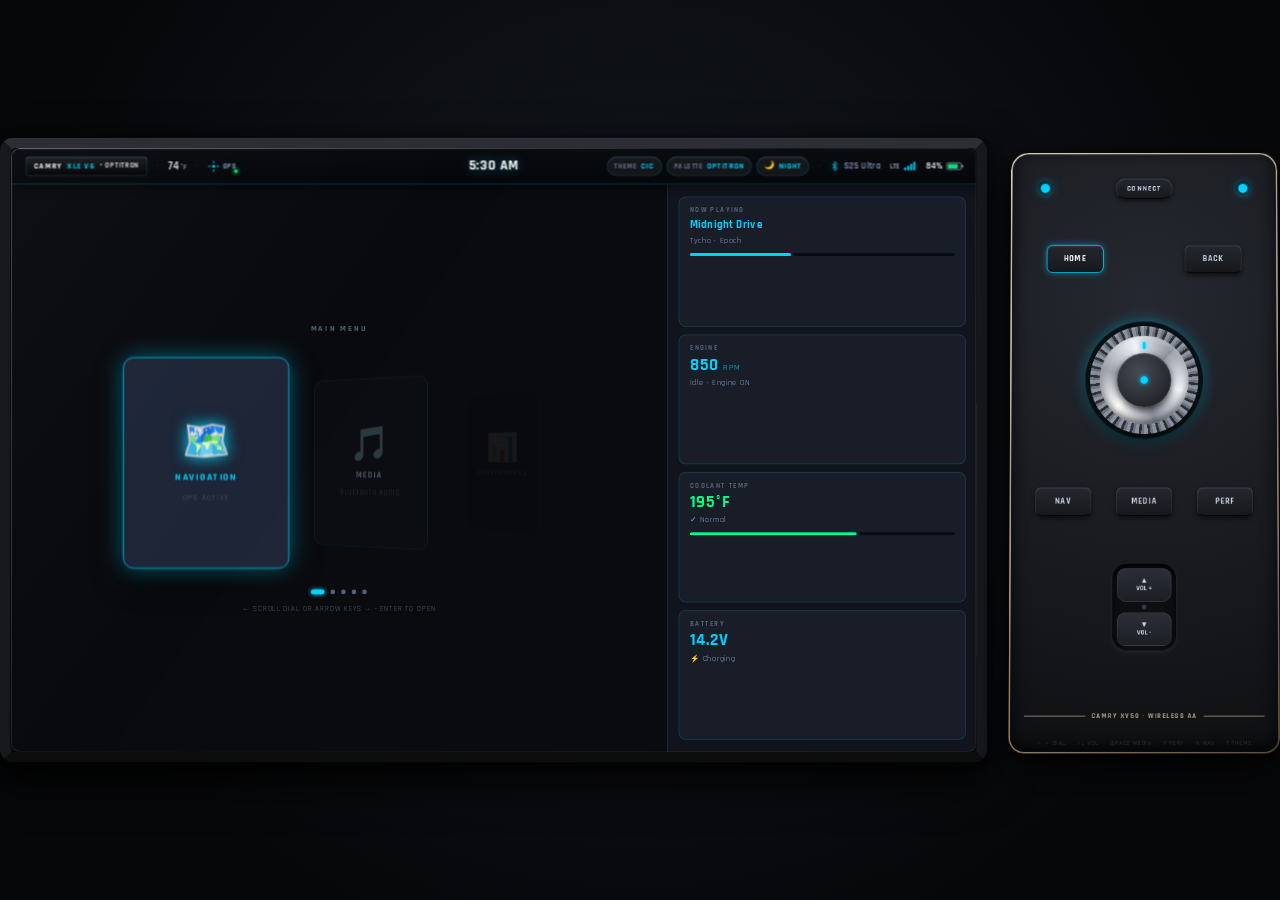
<file: index.html>
<!DOCTYPE html>
<html lang="en" data-theme="cic" data-palette="optitron" data-mode="night" data-view="home">
<head>
  <meta charset="UTF-8">
  <meta name="viewport" content="width=device-width, initial-scale=1.0, maximum-scale=1.0, user-scalable=no">
  <meta name="theme-color" content="#0a0b0e">
  <title>2012 Toyota Camry iDrive Simulator</title>

  <link rel="icon" href="data:image/svg+xml,<svg xmlns='http://www.w3.org/2000/svg' viewBox='0 0 32 32'><circle cx='16' cy='16' r='14' fill='%230a0b0e' stroke='%2300d2ff' stroke-width='2'/><circle cx='16' cy='16' r='4' fill='%2300d2ff'/><line x1='16' y1='16' x2='24' y2='10' stroke='%23ffffff' stroke-width='2' stroke-linecap='round'/></svg>">

  <link rel="stylesheet" href="css/base.css">
  <link rel="stylesheet" href="css/layout.css">
  <link rel="stylesheet" href="css/status-bar.css">
  <link rel="stylesheet" href="css/ui.css">

  <style>
    /* Google Fonts-style fallback — no external deps, uses system fonts */
    @import url('https://fonts.googleapis.com/css2?family=Rajdhani:wght@400;600;700&display=swap');
  </style>
</head>
<body>

  <div id="camry-app-root" class="simulator-viewport">
    <main id="cockpit-stage" class="cockpit-stage" role="main">

      <!-- ================================================================= -->
      <!-- 1. 1280x800 Automotive Head Unit Display                          -->
      <!-- ================================================================= -->
      <section class="display-viewport-stage" id="display-viewport-stage" aria-label="Camry Head Unit Display">

        <div class="automotive-bezel-frame" id="automotive-bezel-frame">
          <div class="bezel-trim-lip" aria-hidden="true"></div>

          <div id="head-unit-display"
               class="head-unit-container"
               data-theme="cic"
               data-palette="optitron"
               data-mode="night"
               data-view="home">

            <div class="screen-glare-filter" id="screen-glare-filter" aria-hidden="true"></div>

            <!-- Status Bar -->
            <header id="automotive-status-bar" class="automotive-status-bar status-dock" role="banner">
              <div class="status-left status-dock-left">
                <div class="status-trim-badge trim-badge" id="status-trim-badge">
                  <span class="badge-toyota">CAMRY</span>
                  <span class="badge-model">XLE V6</span>
                  <span class="badge-optitron">• OPTITRON</span>
                </div>
                <span class="status-divider" aria-hidden="true">•</span>
                <div class="status-ambient-temp ambient-temp" id="status-ambient-temp">
                  <span class="temp-val">74</span><span class="temp-unit">°F</span>
                </div>
                <span class="status-divider" aria-hidden="true">•</span>
                <div class="status-gps gps-indicator" id="status-gps-indicator">
                  <svg class="icon-gps" viewBox="0 0 24 24" width="16" height="16" fill="currentColor">
                    <circle cx="12" cy="12" r="3"/>
                    <path d="M12 2v3m0 14v3M2 12h3m14 0h3" stroke="currentColor" stroke-width="2" stroke-linecap="round"/>
                  </svg>
                  <span class="gps-label">GPS</span>
                  <span class="gps-lock-dot"></span>
                </div>
              </div>

              <div class="status-center status-dock-center">
                <div class="status-clock-wrap">
                  <time id="digital-clock" class="digital-clock">--:-- --</time>
                </div>
              </div>

              <div class="status-right status-dock-right">
                <div class="quick-switches quick-toggle-group">
                  <button type="button" id="btn-toggle-theme" class="header-pill-badge" title="Cycle Theme (T)">
                    <span class="pill-label">THEME</span>
                    <span class="pill-val" id="badge-val-theme">CIC</span>
                  </button>
                  <button type="button" id="btn-toggle-palette" class="header-pill-badge" title="Cycle Palette">
                    <span class="pill-label">PALETTE</span>
                    <span class="pill-val" id="badge-val-palette">OPTITRON</span>
                  </button>
                  <button type="button" id="btn-toggle-mode" class="header-pill-badge mode-toggle-btn" title="Day/Night Mode">
                    <span class="pill-icon" id="badge-icon-mode">🌙</span>
                    <span class="pill-val" id="badge-val-mode">NIGHT</span>
                  </button>
                </div>
                <span class="status-divider" aria-hidden="true">•</span>
                <div class="status-bt bt-status">
                  <svg class="icon-bt" viewBox="0 0 24 24" width="14" height="14" fill="none" stroke="currentColor" stroke-width="2">
                    <path d="M7 7l10 10-5 5V2l5 5L7 17" stroke-linecap="round" stroke-linejoin="round"/>
                  </svg>
                  <span class="bt-device-name bt-name">S25 Ultra</span>
                </div>
                <div class="status-cellular cellular-status">
                  <span class="cellular-rat">LTE</span>
                  <svg class="icon-signal icon-cellular" viewBox="0 0 24 16" width="18" height="13">
                    <rect x="1" y="11" width="3.5" height="5" rx="1" fill="currentColor"/>
                    <rect x="6.5" y="8" width="3.5" height="8" rx="1" fill="currentColor"/>
                    <rect x="12" y="4.5" width="3.5" height="11.5" rx="1" fill="currentColor"/>
                    <rect x="17.5" y="1" width="3.5" height="15" rx="1" fill="currentColor"/>
                  </svg>
                </div>
                <div class="status-battery battery-status">
                  <span class="battery-pct">84%</span>
                  <div class="battery-pill">
                    <div class="battery-level" style="width: 84%;"></div>
                  </div>
                </div>
              </div>
            </header>

            <!-- Main View Stage -->
            <main class="main-stage display-content-area" id="main-stage">

              <!-- Home View (BMW CIC / Audi MMI / Toyota Pano — rendered by JS) -->
              <div id="view-home" class="display-view active" data-view-id="home"></div>

              <!-- Navigation View -->
              <div id="view-nav" class="display-view" data-view-id="nav"></div>

              <!-- Media Player View -->
              <div id="view-media" class="display-view" data-view-id="media"></div>

              <!-- Performance & Telemetry View -->
              <div id="view-perf" class="display-view" data-view-id="perf"></div>

            </main>

          </div><!-- /#head-unit-display -->
        </div><!-- /#automotive-bezel-frame -->
      </section>


      <!-- ================================================================= -->
      <!-- 2. 3D Center Console Cradle                                       -->
      <!-- ================================================================= -->
      <aside class="console-tray-stage console-tray-frame" id="console-controller-tray" aria-label="Camry Center Console Controller">

        <div class="console-tray-well">

          <!-- LED Status Dock -->
          <div id="socket-led-dock" class="console-socket-group socket-led-dock">
            <div id="socket-led-left" class="led-socket">
              <div id="led-indicator-1" class="led-dome led-state-bootup" aria-label="Status LED 1"></div>
            </div>
            <button type="button" id="btn-socket-connect" class="console-socket-btn btn-connect" title="Cycle LED State (L)">
              <span class="btn-legend">CONNECT</span>
            </button>
            <div id="socket-led-right" class="led-socket">
              <div id="led-indicator-2" class="led-dome led-state-bootup" aria-label="Status LED 2"></div>
            </div>
          </div>

          <!-- Upper Hotkeys (HOME & BACK) -->
          <div id="socket-upper-hotkeys" class="console-socket-group socket-hotkeys-upper">
            <button type="button" id="socket-btn-home" class="console-socket-btn hotkey-btn active-route" data-hotkey="HOME" title="Home (H)">
              <span class="btn-legend">HOME</span>
            </button>
            <button type="button" id="socket-btn-back" class="console-socket-btn hotkey-btn" data-hotkey="BACK" title="Back (B)">
              <span class="btn-legend">BACK</span>
            </button>
          </div>

          <!-- Rotary Dial -->
          <div id="socket-dial-well" class="console-socket-group socket-dial-well">
            <div id="dial-halo-socket" class="dial-halo-ring">
              <div id="dial-knurl-socket" class="dial-knurl-cylinder">
                <div id="dial-brushed-disc" class="dial-brushed-face">
                  <div class="dial-index-notch"></div>
                  <button type="button" id="dial-center-socket" class="dial-center-push-cap" aria-label="Dial Push (Enter)">
                    <span class="dial-center-dot"></span>
                  </button>
                </div>
              </div>
            </div>
          </div>

          <!-- Lower Hotkeys (NAV, MEDIA, PERF) -->
          <div id="socket-lower-hotkeys" class="console-socket-group socket-hotkeys-lower">
            <button type="button" id="socket-btn-nav" class="console-socket-btn hotkey-btn" data-hotkey="NAV" title="Navigation (N)">
              <span class="btn-legend">NAV</span>
            </button>
            <button type="button" id="socket-btn-media" class="console-socket-btn hotkey-btn" data-hotkey="MEDIA" title="Media (Space)">
              <span class="btn-legend">MEDIA</span>
            </button>
            <button type="button" id="socket-btn-perf" class="console-socket-btn hotkey-btn" data-hotkey="PERF" title="Performance (P)">
              <span class="btn-legend">PERF</span>
            </button>
          </div>

          <!-- BMW-Style Volume Toggle -->
          <div id="socket-volume-well" class="console-socket-group socket-volume-well">
            <div id="volume-rocker-housing" class="volume-rocker-barrel">
              <button type="button" id="rocker-vol-up" class="rocker-half rocker-up" aria-label="Volume Up (↑)">
                <span class="rocker-symbol">▲</span>
                <span class="rocker-text">VOL +</span>
              </button>
              <div id="rocker-mute-indicator" class="rocker-mute-dot" title="Mute (M)"></div>
              <button type="button" id="rocker-vol-down" class="rocker-half rocker-down" aria-label="Volume Down (↓)">
                <span class="rocker-symbol">▼</span>
                <span class="rocker-text">VOL -</span>
              </button>
            </div>
          </div>

          <!-- Camry Tunnel Badge -->
          <div id="socket-tunnel-badge" class="console-tunnel-inlay">
            <div class="inlay-pinstripe"></div>
            <div class="inlay-brand-text">CAMRY XV50 · WIRELESS AA</div>
            <div class="inlay-pinstripe"></div>
          </div>

        </div><!-- /.console-tray-well -->

        <!-- Keyboard Shortcut Legend (bottom) -->
        <div style="position:absolute;bottom:8px;left:0;right:0;text-align:center;font-size:8px;letter-spacing:1px;color:rgba(139,162,196,0.35);pointer-events:none;">
          ←→ DIAL &nbsp;·&nbsp; ↑↓ VOL &nbsp;·&nbsp; SPACE MEDIA &nbsp;·&nbsp; P PERF &nbsp;·&nbsp; N NAV &nbsp;·&nbsp; T THEME
        </div>

      </aside><!-- /#console-controller-tray -->

    </main><!-- /#cockpit-stage -->
  </div><!-- /#camry-app-root -->

  <script src="js/display.js"></script>
  <script src="js/app.js"></script>
  <script src="js/main.js"></script>
</body>
</html>
</file>
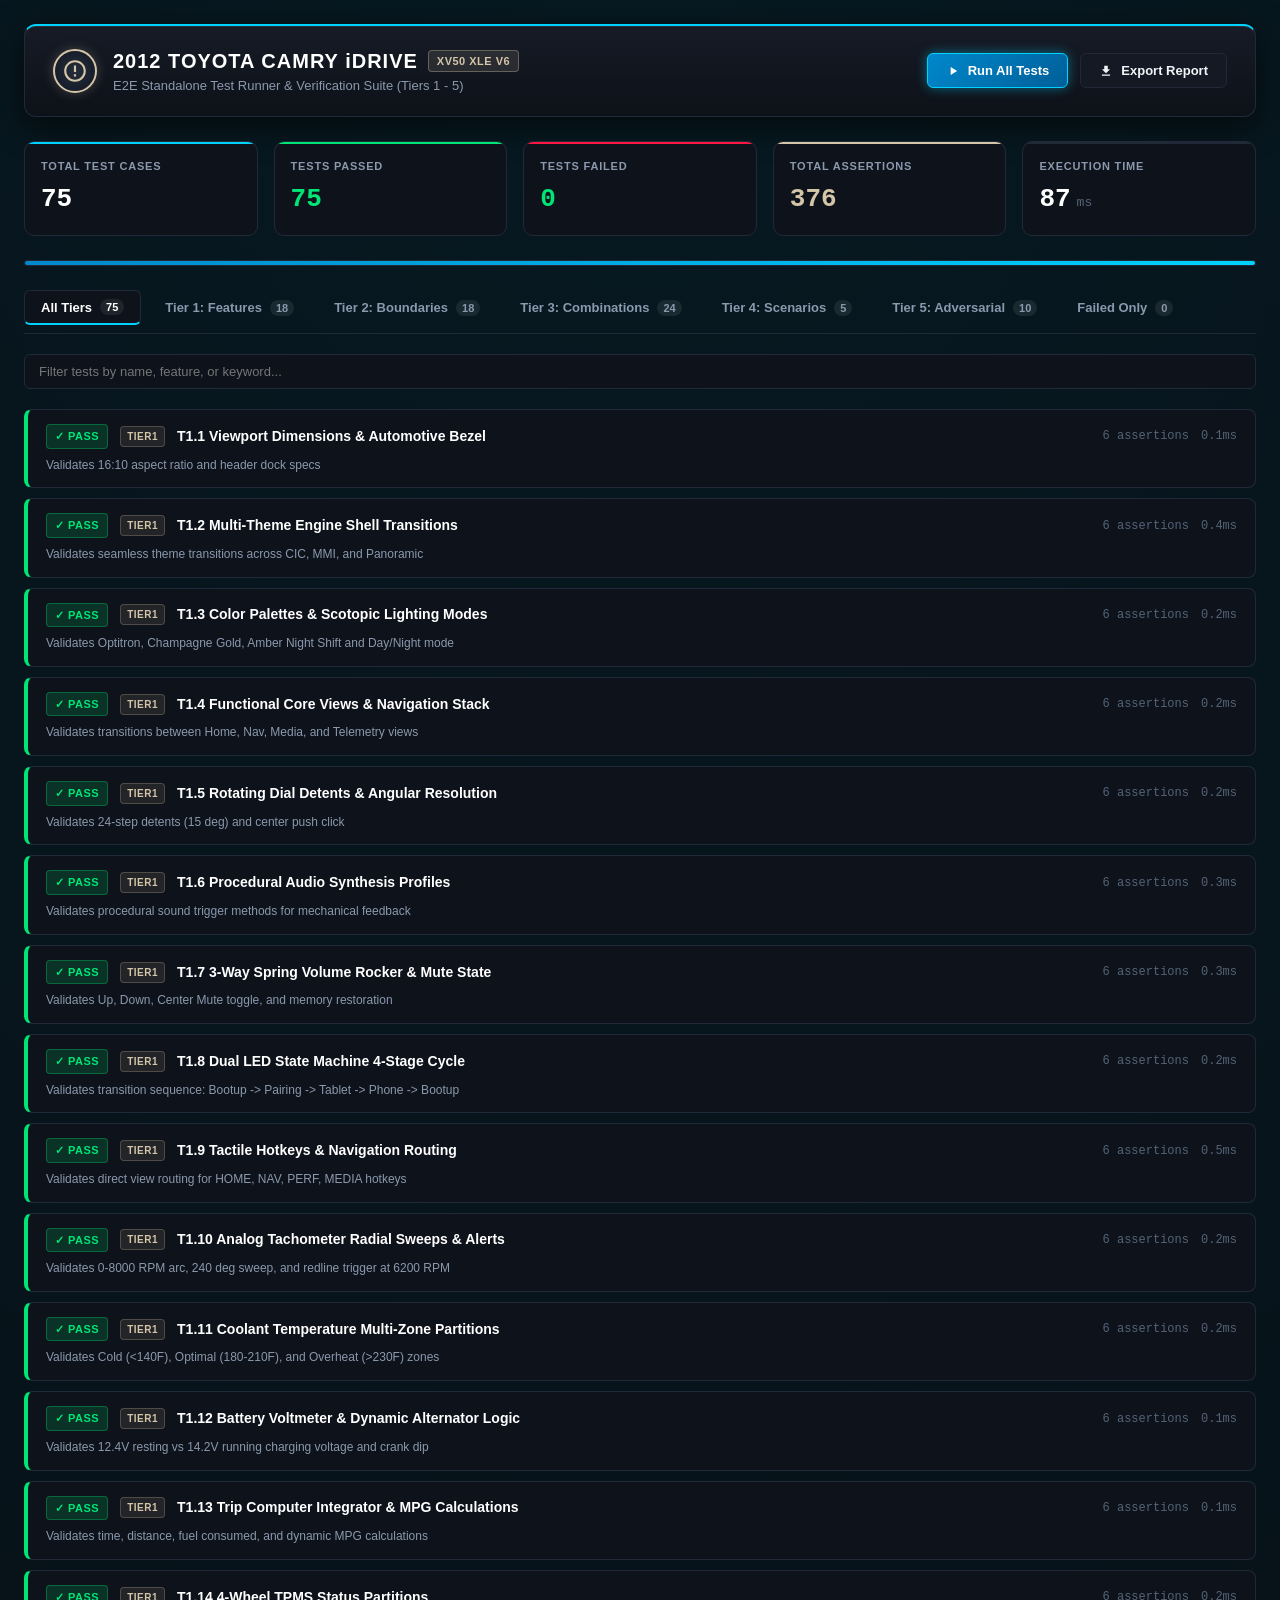
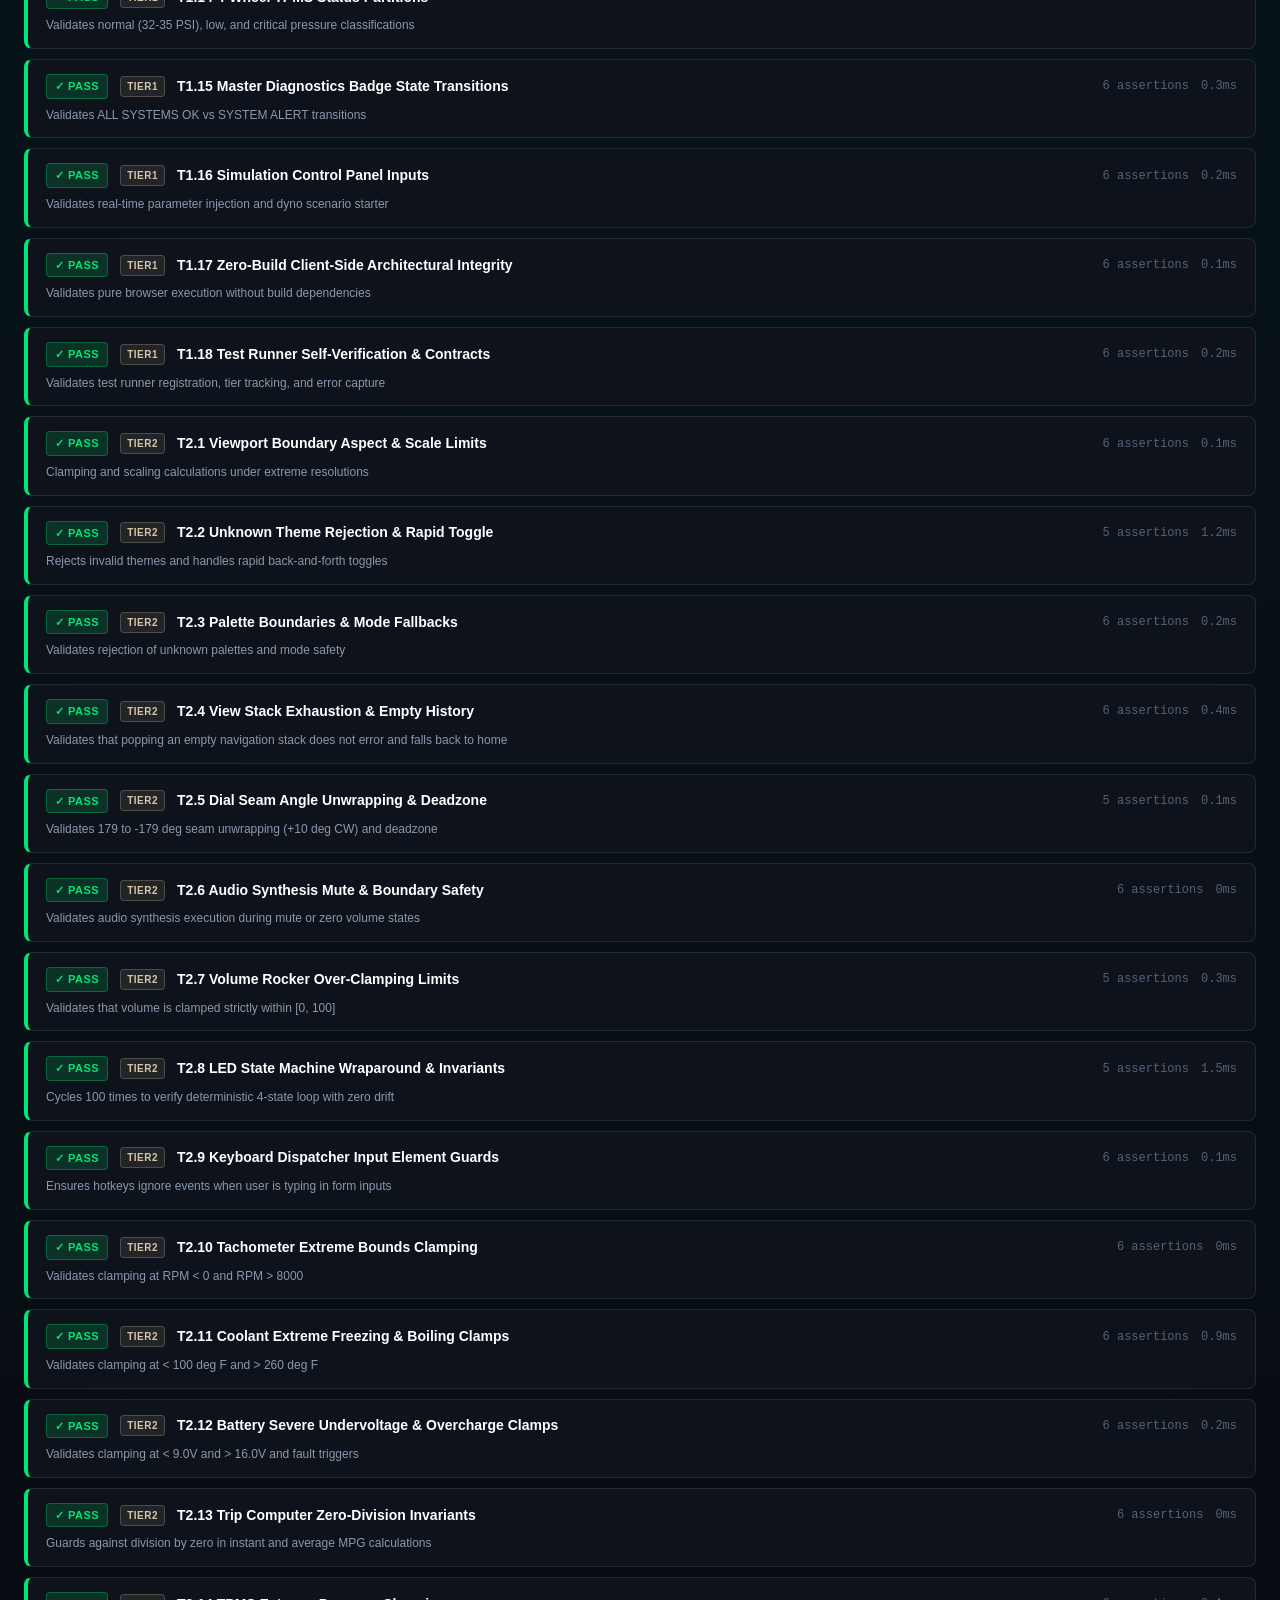
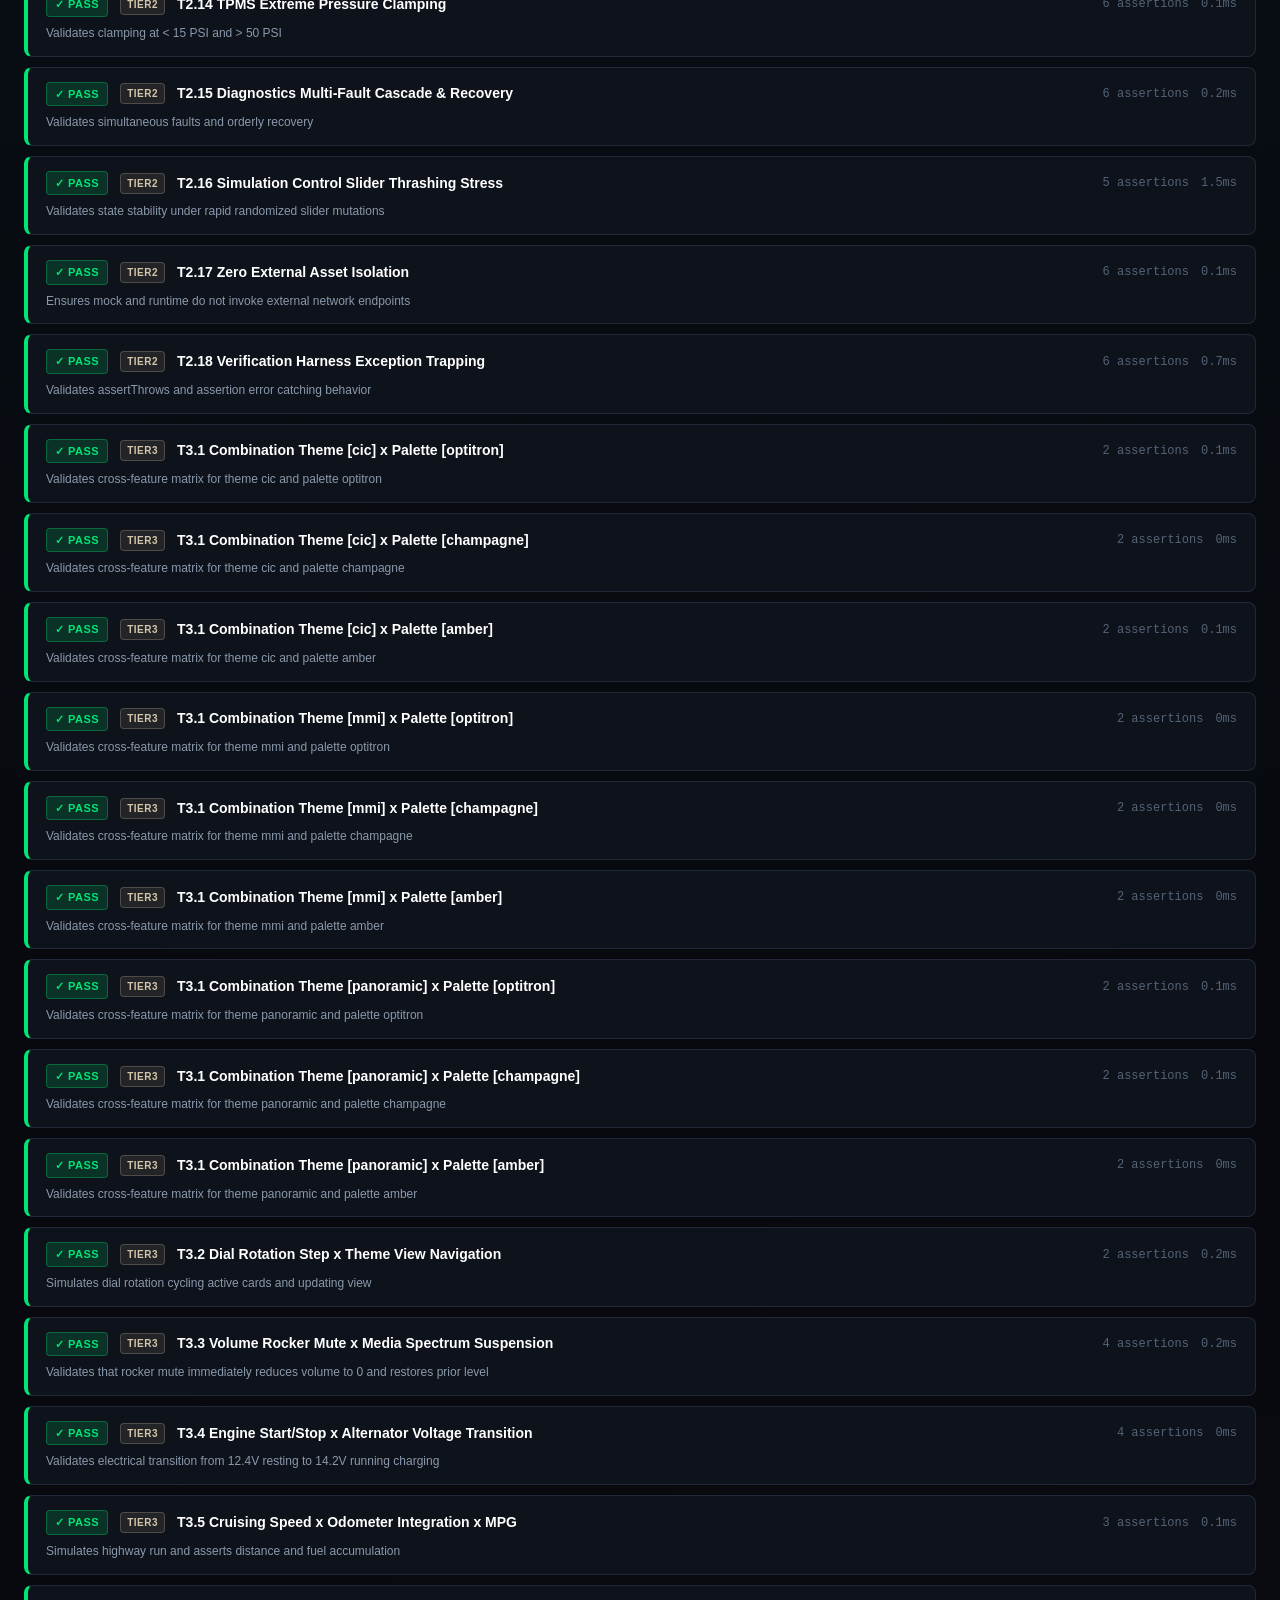
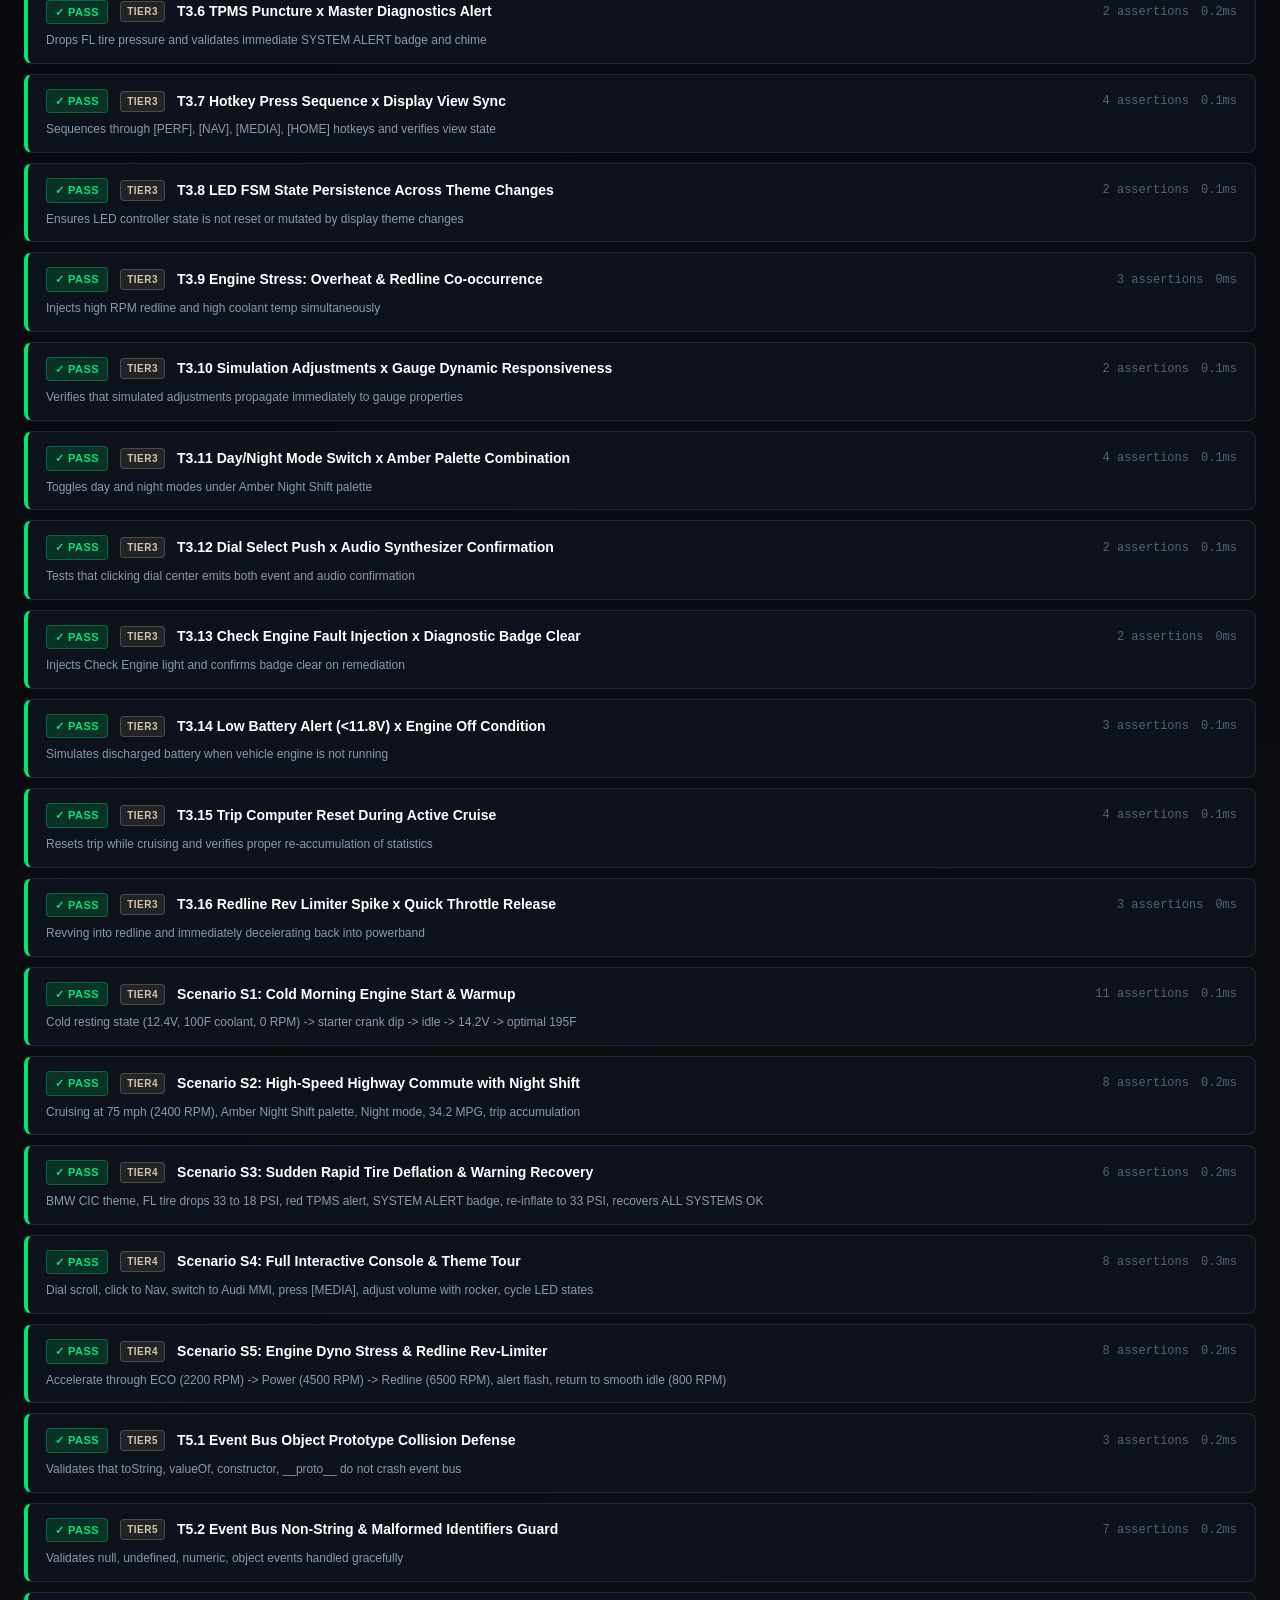
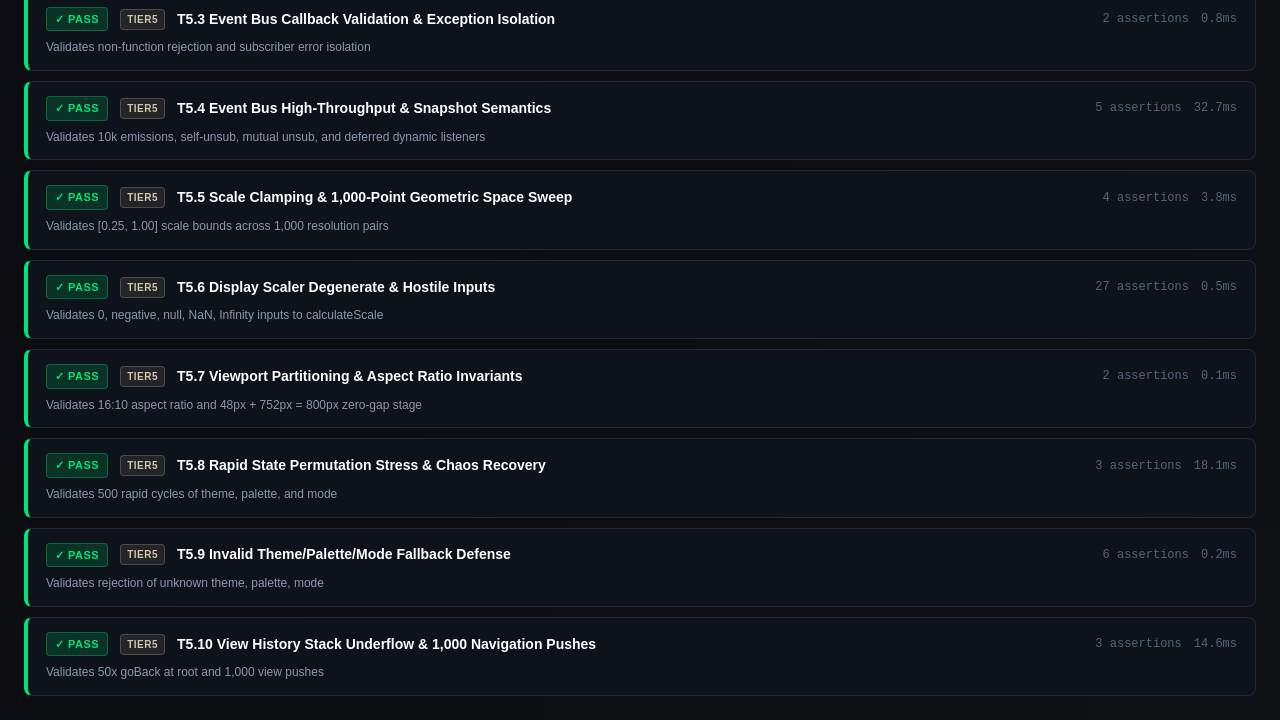
<file: test/index.html>
<!DOCTYPE html>
<html lang="en">
<head>
  <meta charset="UTF-8">
  <meta name="viewport" content="width=device-width, initial-scale=1.0">
  <title>2012 Camry iDrive — E2E Test Runner</title>
  <style>
    /* ==========================================================================
       2012 Toyota Camry Optitron Automotive Test Runner Styling
       Zero External Dependencies - Obsidian, Ice Blue, Champagne Gold Theme
       ========================================================================== */
    :root {
      --bg-deep: #07090e;
      --bg-surface: #0e121a;
      --bg-card: #141923;
      --bg-card-hover: #1b2230;
      --border-subtle: #212938;
      --border-glow: #00d2ff33;
      
      --accent-blue: #00d2ff;
      --accent-blue-glow: 0 0 12px rgba(0, 210, 255, 0.45);
      --accent-gold: #d4c4a8;
      --accent-gold-metallic: #e8d7be;
      --accent-amber: #ff9900;
      
      --status-pass: #00e676;
      --status-pass-glow: 0 0 10px rgba(0, 230, 118, 0.4);
      --status-fail: #ff1744;
      --status-fail-glow: 0 0 10px rgba(255, 23, 68, 0.5);
      
      --text-main: #f0f4f8;
      --text-muted: #8a99ad;
      --text-dim: #546478;

      --font-family: -apple-system, BlinkMacSystemFont, "Segoe UI", Roboto, Oxygen, Ubuntu, Cantarell, sans-serif;
      --font-mono: "SF Mono", Consolas, "Liberation Mono", Menlo, Courier, monospace;
    }

    * {
      box-sizing: border-box;
      margin: 0;
      padding: 0;
    }

    body {
      background-color: var(--bg-deep);
      color: var(--text-main);
      font-family: var(--font-family);
      line-height: 1.5;
      padding: 24px;
      min-height: 100vh;
      background-image: 
        radial-gradient(circle at 50% 0%, rgba(0, 210, 255, 0.08) 0%, transparent 60%),
        radial-gradient(circle at 100% 100%, rgba(212, 196, 168, 0.04) 0%, transparent 40%);
    }

    /* Top Master Instrument Cluster Header */
    .cluster-header {
      background: linear-gradient(180deg, #161b26 0%, #0d1118 100%);
      border: 1px solid var(--border-subtle);
      border-top: 2px solid var(--accent-blue);
      border-radius: 12px;
      padding: 20px 28px;
      margin-bottom: 24px;
      box-shadow: 0 8px 32px rgba(0, 0, 0, 0.6), inset 0 1px 0 rgba(255, 255, 255, 0.08);
      display: flex;
      flex-wrap: wrap;
      align-items: center;
      justify-content: space-between;
      gap: 20px;
    }

    .brand-group {
      display: flex;
      align-items: center;
      gap: 16px;
    }

    .emblem-icon {
      width: 44px;
      height: 44px;
      border-radius: 50%;
      background: radial-gradient(circle, #252e3d 0%, #111622 100%);
      border: 2px solid var(--accent-gold);
      display: flex;
      align-items: center;
      justify-content: center;
      box-shadow: 0 0 12px rgba(212, 196, 168, 0.25);
    }

    .emblem-icon svg {
      width: 26px;
      height: 26px;
      fill: var(--accent-gold);
    }

    .title-wrapper h1 {
      font-size: 20px;
      font-weight: 700;
      letter-spacing: 1px;
      color: #fff;
      display: flex;
      align-items: center;
      gap: 10px;
    }

    .badge-trim {
      font-size: 11px;
      font-weight: 600;
      color: var(--accent-gold);
      background: rgba(212, 196, 168, 0.12);
      border: 1px solid rgba(212, 196, 168, 0.35);
      padding: 2px 8px;
      border-radius: 4px;
      letter-spacing: 0.5px;
    }

    .title-wrapper p {
      font-size: 13px;
      color: var(--text-muted);
    }

    .header-controls {
      display: flex;
      align-items: center;
      gap: 12px;
      flex-wrap: wrap;
    }

    .btn {
      background: var(--bg-card);
      color: var(--text-main);
      border: 1px solid var(--border-subtle);
      padding: 9px 18px;
      border-radius: 6px;
      font-size: 13px;
      font-weight: 600;
      cursor: pointer;
      display: inline-flex;
      align-items: center;
      gap: 8px;
      transition: all 0.2s ease;
      user-select: none;
    }

    .btn:hover {
      background: var(--bg-card-hover);
      border-color: var(--accent-blue);
      color: #fff;
      box-shadow: var(--accent-blue-glow);
    }

    .btn-primary {
      background: linear-gradient(135deg, #0088cc 0%, #005f99 100%);
      border-color: var(--accent-blue);
      color: #fff;
      box-shadow: var(--accent-blue-glow);
    }

    .btn-primary:hover {
      background: linear-gradient(135deg, #00a0f0 0%, #0077c2 100%);
      box-shadow: 0 0 16px rgba(0, 210, 255, 0.7);
    }

    /* Metric Gauges Row */
    .metric-grid {
      display: grid;
      grid-template-columns: repeat(auto-fit, minmax(180px, 1fr));
      gap: 16px;
      margin-bottom: 24px;
    }

    .metric-card {
      background: var(--bg-surface);
      border: 1px solid var(--border-subtle);
      border-radius: 10px;
      padding: 16px;
      position: relative;
      overflow: hidden;
      box-shadow: inset 0 1px 0 rgba(255, 255, 255, 0.05);
    }

    .metric-card::before {
      content: "";
      position: absolute;
      top: 0;
      left: 0;
      right: 0;
      height: 2px;
      background: var(--border-subtle);
    }

    .metric-card.accent-blue::before { background: var(--accent-blue); }
    .metric-card.accent-green::before { background: var(--status-pass); }
    .metric-card.accent-red::before { background: var(--status-fail); }
    .metric-card.accent-gold::before { background: var(--accent-gold); }

    .metric-label {
      font-size: 11px;
      font-weight: 600;
      color: var(--text-muted);
      text-transform: uppercase;
      letter-spacing: 0.8px;
      margin-bottom: 6px;
    }

    .metric-value {
      font-size: 26px;
      font-weight: 700;
      color: #fff;
      font-family: var(--font-mono);
      display: flex;
      align-items: baseline;
      gap: 6px;
    }

    .metric-value small {
      font-size: 13px;
      font-weight: 400;
      color: var(--text-dim);
    }

    /* Diagnostics Banner */
    .diag-banner {
      background: rgba(255, 23, 68, 0.08);
      border: 1px solid rgba(255, 23, 68, 0.35);
      border-radius: 8px;
      padding: 12px 18px;
      margin-bottom: 24px;
      display: none;
      align-items: center;
      justify-content: space-between;
    }

    .diag-banner.visible {
      display: flex;
    }

    .diag-content {
      display: flex;
      align-items: center;
      gap: 12px;
      color: #ff80ab;
      font-size: 13px;
    }

    /* Progress Track */
    .progress-track {
      background: var(--bg-surface);
      height: 6px;
      border-radius: 3px;
      margin-bottom: 24px;
      overflow: hidden;
      border: 1px solid var(--border-subtle);
    }

    .progress-bar {
      height: 100%;
      width: 0%;
      background: linear-gradient(90deg, #0088cc 0%, var(--accent-blue) 100%);
      box-shadow: 0 0 10px rgba(0, 210, 255, 0.6);
      transition: width 0.25s ease;
    }

    /* Navigation Filter Tabs */
    .tab-bar {
      display: flex;
      gap: 8px;
      margin-bottom: 20px;
      border-bottom: 1px solid var(--border-subtle);
      padding-bottom: 8px;
      overflow-x: auto;
    }

    .tab-btn {
      background: transparent;
      border: none;
      color: var(--text-muted);
      font-size: 13px;
      font-weight: 600;
      padding: 8px 16px;
      border-radius: 6px;
      cursor: pointer;
      display: flex;
      align-items: center;
      gap: 8px;
      transition: all 0.15s ease;
      white-space: nowrap;
    }

    .tab-btn:hover {
      color: #fff;
      background: rgba(255, 255, 255, 0.04);
    }

    .tab-btn.active {
      color: #fff;
      background: var(--bg-surface);
      border: 1px solid var(--border-subtle);
      border-bottom: 2px solid var(--accent-blue);
    }

    .pill-count {
      font-size: 11px;
      background: rgba(255, 255, 255, 0.08);
      padding: 2px 6px;
      border-radius: 10px;
    }

    /* Search & Tools Bar */
    .filter-bar {
      display: flex;
      gap: 12px;
      margin-bottom: 20px;
      flex-wrap: wrap;
    }

    .search-input {
      flex: 1;
      min-width: 240px;
      background: var(--bg-surface);
      border: 1px solid var(--border-subtle);
      border-radius: 6px;
      padding: 9px 14px;
      color: #fff;
      font-size: 13px;
      outline: none;
      transition: border-color 0.2s;
    }

    .search-input:focus {
      border-color: var(--accent-blue);
      box-shadow: 0 0 8px rgba(0, 210, 255, 0.25);
    }

    /* Test Case List */
    .test-list {
      display: flex;
      flex-direction: column;
      gap: 10px;
    }

    .test-card {
      background: var(--bg-surface);
      border: 1px solid var(--border-subtle);
      border-radius: 8px;
      padding: 14px 18px;
      transition: border-color 0.15s, background-color 0.15s;
    }

    .test-card:hover {
      border-color: #313c4e;
      background: var(--bg-card);
    }

    .test-card.passed {
      border-left: 4px solid var(--status-pass);
    }

    .test-card.failed {
      border-left: 4px solid var(--status-fail);
      background: rgba(255, 23, 68, 0.04);
    }

    .test-card-header {
      display: flex;
      align-items: center;
      justify-content: space-between;
      cursor: pointer;
      gap: 12px;
    }

    .test-header-left {
      display: flex;
      align-items: center;
      gap: 12px;
      flex-wrap: wrap;
    }

    .status-badge {
      font-size: 11px;
      font-weight: 700;
      padding: 3px 8px;
      border-radius: 4px;
      text-transform: uppercase;
      letter-spacing: 0.5px;
      display: inline-flex;
      align-items: center;
      gap: 4px;
    }

    .status-badge.pass {
      background: rgba(0, 230, 118, 0.15);
      color: var(--status-pass);
      border: 1px solid rgba(0, 230, 118, 0.3);
    }

    .status-badge.fail {
      background: rgba(255, 23, 68, 0.15);
      color: var(--status-fail);
      border: 1px solid rgba(255, 23, 68, 0.3);
    }

    .tier-tag {
      font-size: 10px;
      font-weight: 700;
      color: var(--accent-gold);
      background: rgba(212, 196, 168, 0.1);
      border: 1px solid rgba(212, 196, 168, 0.25);
      padding: 2px 6px;
      border-radius: 4px;
      letter-spacing: 0.5px;
    }

    .test-title {
      font-size: 14px;
      font-weight: 600;
      color: #fff;
    }

    .test-header-right {
      display: flex;
      align-items: center;
      gap: 12px;
      color: var(--text-dim);
      font-size: 12px;
      font-family: var(--font-mono);
      white-space: nowrap;
    }

    .test-desc {
      margin-top: 8px;
      font-size: 12px;
      color: var(--text-muted);
      line-height: 1.4;
    }

    .test-details {
      margin-top: 12px;
      padding-top: 12px;
      border-top: 1px solid var(--border-subtle);
      display: none;
    }

    .test-card.expanded .test-details {
      display: block;
    }

    .error-box {
      background: rgba(255, 23, 68, 0.08);
      border: 1px solid rgba(255, 23, 68, 0.3);
      color: #ff80ab;
      padding: 10px 14px;
      border-radius: 6px;
      font-family: var(--font-mono);
      font-size: 12px;
      margin-top: 8px;
      white-space: pre-wrap;
    }

    /* Hidden Iframe for Live Integration */
    #app-frame {
      display: none;
      width: 0;
      height: 0;
      border: none;
    }
  </style>
</head>
<body>

  <!-- Top Header Instrument Cluster -->
  <header class="cluster-header">
    <div class="brand-group">
      <div class="emblem-icon">
        <svg viewBox="0 0 24 24">
          <path d="M12 2C6.48 2 2 6.48 2 12s4.48 10 10 10 10-4.48 10-10S17.52 2 12 2zm0 18c-4.41 0-8-3.59-8-8s3.59-8 8-8 8 3.59 8 8-3.59 8-8 8zm-1-13h2v6h-2zm0 8h2v2h-2z"/>
        </svg>
      </div>
      <div class="title-wrapper">
        <h1>
          2012 TOYOTA CAMRY iDRIVE
          <span class="badge-trim">XV50 XLE V6</span>
        </h1>
        <p>E2E Standalone Test Runner & Verification Suite (Tiers 1 - 5)</p>
      </div>
    </div>

    <div class="header-controls">
      <button id="btn-run-all" class="btn btn-primary">
        <svg width="14" height="14" viewBox="0 0 24 24" fill="currentColor"><path d="M8 5v14l11-7z"/></svg>
        Run All Tests
      </button>
      <button id="btn-export-json" class="btn">
        <svg width="14" height="14" viewBox="0 0 24 24" fill="currentColor"><path d="M19 9h-4V3H9v6H5l7 7 7-7zM5 18v2h14v-2H5z"/></svg>
        Export Report
      </button>
    </div>
  </header>

  <!-- Metric Gauges Row -->
  <section class="metric-grid">
    <div class="metric-card accent-blue">
      <div class="metric-label">Total Test Cases</div>
      <div class="metric-value" id="val-total-tests">--</div>
    </div>
    <div class="metric-card accent-green">
      <div class="metric-label">Tests Passed</div>
      <div class="metric-value" id="val-passed-tests" style="color: var(--status-pass);">--</div>
    </div>
    <div class="metric-card accent-red">
      <div class="metric-label">Tests Failed</div>
      <div class="metric-value" id="val-failed-tests">--</div>
    </div>
    <div class="metric-card accent-gold">
      <div class="metric-label">Total Assertions</div>
      <div class="metric-value" id="val-total-assertions" style="color: var(--accent-gold);">--</div>
    </div>
    <div class="metric-card">
      <div class="metric-label">Execution Time</div>
      <div class="metric-value" id="val-execution-time">-- <small>ms</small></div>
    </div>
  </section>

  <!-- Uncaught Error Diagnostics Banner -->
  <div id="diag-banner" class="diag-banner">
    <div class="diag-content">
      <svg width="18" height="18" viewBox="0 0 24 24" fill="currentColor"><path d="M1 21h22L12 2 1 21zm12-3h-2v-2h2v2zm0-4h-2v-4h2v4z"/></svg>
      <span id="diag-message">Uncaught runtime exceptions detected</span>
    </div>
    <button class="btn" style="padding: 4px 10px; font-size: 11px;" onclick="clearDiagnostics()">Dismiss</button>
  </div>

  <!-- Real-Time Progress Bar -->
  <div class="progress-track">
    <div id="progress-bar" class="progress-bar"></div>
  </div>

  <!-- Filter Tabs -->
  <nav class="tab-bar">
    <button class="tab-btn active" data-filter="all">All Tiers <span class="pill-count" id="count-all">0</span></button>
    <button class="tab-btn" data-filter="tier1">Tier 1: Features <span class="pill-count" id="count-tier1">0</span></button>
    <button class="tab-btn" data-filter="tier2">Tier 2: Boundaries <span class="pill-count" id="count-tier2">0</span></button>
    <button class="tab-btn" data-filter="tier3">Tier 3: Combinations <span class="pill-count" id="count-tier3">0</span></button>
    <button class="tab-btn" data-filter="tier4">Tier 4: Scenarios <span class="pill-count" id="count-tier4">0</span></button>
    <button class="tab-btn" data-filter="tier5">Tier 5: Adversarial <span class="pill-count" id="count-tier5">0</span></button>
    <button class="tab-btn" data-filter="failed">Failed Only <span class="pill-count" id="count-failed">0</span></button>
  </nav>

  <!-- Search Filter -->
  <div class="filter-bar">
    <input type="text" id="search-input" class="search-input" placeholder="Filter tests by name, feature, or keyword...">
  </div>

  <!-- Test Results List Container -->
  <main id="test-list" class="test-list">
    <!-- Populated dynamically -->
  </main>

  <!-- Hidden iframe for live testing if index.html is loaded -->
  <iframe id="app-frame" src="../index.html"></iframe>

  <!-- Scripts -->
  <script src="../js/app.js"></script>
  <script src="../js/display.js"></script>
  <script src="test-suite.js"></script>
  <script>
    'use strict';

    // Global Error & Rejection Interception
    const uncaughtErrors = [];
    window.onerror = function (msg, url, line, col, error) {
      const entry = { type: 'error', message: msg, url, line, col, error };
      uncaughtErrors.push(entry);
      displayDiagnostic(`Uncaught Error: ${msg} (${url}:${line})`);
      return false;
    };

    window.addEventListener('unhandledrejection', function (event) {
      const entry = { type: 'unhandledrejection', reason: event.reason };
      uncaughtErrors.push(entry);
      displayDiagnostic(`Unhandled Promise Rejection: ${event.reason}`);
    });

    const origConsoleError = console.error;
    console.error = function (...args) {
      origConsoleError.apply(console, args);
      const text = args.map(a => String(a)).join(' ');
      if (text.includes('crash:test') || text.includes('Simulated subscriber crash')) return;
      uncaughtErrors.push({ type: 'console.error', message: text });
      displayDiagnostic(`Console Error: ${text}`);
    };

    function displayDiagnostic(text) {
      const banner = document.getElementById('diag-banner');
      const msg = document.getElementById('diag-message');
      msg.textContent = text;
      banner.classList.add('visible');
    }

    function clearDiagnostics() {
      const banner = document.getElementById('diag-banner');
      banner.classList.remove('visible');
    }

    // State
    let currentResults = null;
    let activeFilter = 'all';
    let searchQuery = '';

    const els = {
      totalTests: document.getElementById('val-total-tests'),
      passedTests: document.getElementById('val-passed-tests'),
      failedTests: document.getElementById('val-failed-tests'),
      totalAssertions: document.getElementById('val-total-assertions'),
      execTime: document.getElementById('val-execution-time'),
      progressBar: document.getElementById('progress-bar'),
      testList: document.getElementById('test-list'),
      btnRunAll: document.getElementById('btn-run-all'),
      btnExportJson: document.getElementById('btn-export-json'),
      searchInput: document.getElementById('search-input'),
      counts: {
        all: document.getElementById('count-all'),
        tier1: document.getElementById('count-tier1'),
        tier2: document.getElementById('count-tier2'),
        tier3: document.getElementById('count-tier3'),
        tier4: document.getElementById('count-tier4'),
        tier5: document.getElementById('count-tier5'),
        failed: document.getElementById('count-failed')
      }
    };

    function executeSuite() {
      els.progressBar.style.width = '10%';
      els.btnRunAll.disabled = true;
      els.btnRunAll.textContent = 'Running...';

      setTimeout(() => {
        const results = CamryTestSuite.runTestSuite();
        currentResults = results;
        els.progressBar.style.width = '100%';

        // Update metrics
        els.totalTests.textContent = results.totalTests;
        els.passedTests.textContent = results.passed;
        els.failedTests.textContent = results.failed;
        els.failedTests.style.color = results.failed > 0 ? 'var(--status-fail)' : 'var(--status-pass)';
        els.totalAssertions.textContent = results.totalAssertions;
        els.execTime.innerHTML = `${results.durationMs} <small>ms</small>`;

        // Update tab counts
        els.counts.all.textContent = results.totalTests;
        els.counts.tier1.textContent = results.tierSummary.tier1.total;
        els.counts.tier2.textContent = results.tierSummary.tier2.total;
        els.counts.tier3.textContent = results.tierSummary.tier3.total;
        els.counts.tier4.textContent = results.tierSummary.tier4.total;
        els.counts.tier5.textContent = results.tierSummary.tier5 ? results.tierSummary.tier5.total : 0;
        els.counts.failed.textContent = results.failed;

        renderTestCards();

        els.btnRunAll.disabled = false;
        els.btnRunAll.innerHTML = '<svg width="14" height="14" viewBox="0 0 24 24" fill="currentColor"><path d="M8 5v14l11-7z"/></svg> Run All Tests';
      }, 50);
    }

    function renderTestCards() {
      if (!currentResults) return;
      els.testList.innerHTML = '';

      const filtered = currentResults.tests.filter(t => {
        if (activeFilter === 'failed' && t.status !== 'failed') return false;
        if (activeFilter !== 'all' && activeFilter !== 'failed' && t.tier !== activeFilter) return false;
        if (searchQuery) {
          const q = searchQuery.toLowerCase();
          const matchTitle = t.title.toLowerCase().includes(q);
          const matchDesc = t.description.toLowerCase().includes(q);
          return matchTitle || matchDesc;
        }
        return true;
      });

      if (filtered.length === 0) {
        els.testList.innerHTML = '<div style="text-align: center; padding: 40px; color: var(--text-dim);">No tests match the active filter.</div>';
        return;
      }

      filtered.forEach(t => {
        const card = document.createElement('div');
        card.className = `test-card ${t.status}`;
        
        const tierName = t.tier.toUpperCase();
        const statusLabel = t.status === 'passed' ? 'PASS' : 'FAIL';
        const statusClass = t.status === 'passed' ? 'pass' : 'fail';

        card.innerHTML = `
          <div class="test-card-header">
            <div class="test-header-left">
              <span class="status-badge ${statusClass}">
                ${t.status === 'passed' ? '✓' : '✗'} ${statusLabel}
              </span>
              <span class="tier-tag">${tierName}</span>
              <span class="test-title">${escapeHtml(t.title)}</span>
            </div>
            <div class="test-header-right">
              <span>${t.assertionCount} assertions</span>
              <span>${t.durationMs}ms</span>
            </div>
          </div>
          <div class="test-desc">${escapeHtml(t.description)}</div>
          <div class="test-details">
            ${t.errors.length > 0 ? `<div class="error-box">${escapeHtml(t.errors.join('\n'))}</div>` : '<div style="color: var(--status-pass); font-size: 12px;">✓ All assertions in this test passed strictly.</div>'}
          </div>
        `;

        card.querySelector('.test-card-header').addEventListener('click', () => {
          card.classList.toggle('expanded');
        });

        els.testList.appendChild(card);
      });
    }

    function escapeHtml(str) {
      return (str || '').replace(/&/g, '&amp;').replace(/</g, '&lt;').replace(/>/g, '&gt;');
    }

    // Tab Handlers
    document.querySelectorAll('.tab-btn').forEach(btn => {
      btn.addEventListener('click', () => {
        document.querySelectorAll('.tab-btn').forEach(b => b.classList.remove('active'));
        btn.classList.add('active');
        activeFilter = btn.getAttribute('data-filter');
        renderTestCards();
      });
    });

    // Search Input
    els.searchInput.addEventListener('input', (e) => {
      searchQuery = e.target.value.trim();
      renderTestCards();
    });

    // Run All Button
    els.btnRunAll.addEventListener('click', executeSuite);

    // Export JSON
    els.btnExportJson.addEventListener('click', () => {
      if (!currentResults) return;
      const json = JSON.stringify(currentResults, null, 2);
      const blob = new Blob([json], { type: 'application/json' });
      const url = URL.createObjectURL(blob);
      const a = document.createElement('a');
      a.href = url;
      a.download = `camry-e2e-test-results-${Date.now()}.json`;
      a.click();
      URL.revokeObjectURL(url);
    });

    // Auto-run on load
    window.addEventListener('DOMContentLoaded', () => {
      executeSuite();
    });
  </script>
</body>
</html>
</file>
<file: css/base.css>
/* ==========================================================================
   2012 TOYOTA CAMRY iDRIVE SIMULATOR — BASE DESIGN TOKENS & RESET
   css/base.css
   Milestone 1: Shell & Theming Foundation
   ========================================================================== */

/* --------------------------------------------------------------------------
   1. Universal Modern CSS Reset
   -------------------------------------------------------------------------- */
*, *::before, *::after {
  box-sizing: border-box;
  margin: 0;
  padding: 0;
}

html, body {
  width: 100%;
  height: 100%;
  min-height: 100vh;
  overflow: hidden;
  background-color: #060709;
  color: #e6edf8;
  font-family: 'Rajdhani', -apple-system, BlinkMacSystemFont, 'Segoe UI', Roboto, 'Helvetica Neue', Arial, sans-serif;
  -webkit-font-smoothing: antialiased;
  -moz-osx-font-smoothing: grayscale;
  text-rendering: optimizeLegibility;
  touch-action: manipulation;
}

button {
  border: none;
  background: none;
  font-family: inherit;
  font-size: inherit;
  color: inherit;
  cursor: pointer;
  -webkit-tap-highlight-color: transparent;
}

/* --------------------------------------------------------------------------
   2. Global Stage & Geometry Tokens
   -------------------------------------------------------------------------- */
:root {
  /* Physical Automotive Dimensions */
  --display-native-width: 1280px;
  --display-native-height: 800px;
  --console-native-width: 360px;
  --console-native-height: 800px;
  --cockpit-gutter: 28px;
  --stage-native-width: 1668px; /* 1280 + 28 + 360 */
  --stage-native-height: 800px;

  /* Scaling Variables */
  --stage-scale: 1;
  --display-scale: 1;

  /* Bezel & Enclosure Geometry */
  --bezel-border-width: 14px;
  --bezel-corner-radius: 18px;
  --screen-corner-radius: 10px;
  --console-corner-radius: 24px;

  /* Dashboard Surround Polymers */
  --chassis-obsidian-dark: #101114;
  --chassis-obsidian-mid: #1a1b1e;
  --chassis-obsidian-light: #26282e;
  --chassis-trim-champagne: #d4c4a8;
  --chassis-trim-champagne-light: #faedd2;
  --chassis-trim-champagne-dark: #988467;
  --chassis-trim-titanium: rgba(255, 255, 255, 0.35);

  /* Console Cradle Materials */
  --console-bg-primary: #151619;
  --console-bg-secondary: #1c1e23;
  --console-texture: radial-gradient(circle at 50% 25%, #252830 0%, #151619 75%, #0f1012 100%);
  --trim-champagne-gold: #d4c4a8;
  --trim-champagne-gradient: linear-gradient(135deg, #faedd2 0%, #d4c4a8 30%, #a38d70 70%, #685743 100%);
}

/* ==========================================================================
   3. COLOR PALETTE ENGINE TOKENS
   ========================================================================== */

/* --------------------------------------------------------------------------
   Palette 1: Camry Optitron Cool Blue (Default)
   Toyota Optitron Instrument Cluster Luminescence
   -------------------------------------------------------------------------- */
[data-palette="optitron"],
:root:not([data-palette]) {
  /* Core Accents */
  --accent-primary: #00d2ff;          /* Crisp Ice Blue */
  --accent-primary-hover: #33dbff;
  --accent-primary-active: #00a8cc;
  --accent-secondary: #ffffff;        /* Pure White Luminescence */
  --accent-tertiary: #0088cc;         /* Deep Optitron Blue */
  --accent-glow-rgb: 0, 210, 255;
  --accent-glow: rgba(var(--accent-glow-rgb), 0.45);
  --accent-glow-subtle: rgba(var(--accent-glow-rgb), 0.18);
  --accent-gradient: linear-gradient(135deg, #00d2ff 0%, #0088cc 100%);
  --accent-metallic: linear-gradient(135deg, #ffffff 0%, #00d2ff 50%, #006699 100%);

  /* Needle & Instrument Illumination */
  --needle-core: #ffffff;
  --needle-glow: 0 0 8px rgba(0, 210, 255, 0.85), 0 0 16px rgba(0, 210, 255, 0.45);
  --needle-hub: #1a2234;
  --gauge-tick-active: #00d2ff;
  --gauge-tick-inactive: rgba(139, 162, 196, 0.35);

  /* Trim & Bevel */
  --trim-color: #00d2ff;
  --trim-gradient: linear-gradient(180deg, rgba(0, 210, 255, 0.4) 0%, rgba(0, 136, 204, 0.1) 100%);
  --border-subtle: rgba(0, 210, 255, 0.20);
  --border-focused: #00d2ff;
  --indicator-halo: 0 0 12px rgba(0, 210, 255, 0.6);
}

/* --------------------------------------------------------------------------
   Palette 2: Champagne Gold & Cool Blue
   Reflecting the 2012 Camry Golden Cream Exterior (Paint 4Q2) + Optitron Blue
   -------------------------------------------------------------------------- */
[data-palette="champagne"] {
  /* Core Accents */
  --accent-primary: #d4c4a8;          /* Satin Metallic Champagne Gold */
  --accent-primary-hover: #faedd2;    /* Champagne Highlight */
  --accent-primary-active: #988467;   /* Warm Bronze Shadow */
  --accent-secondary: #00c0f0;        /* Paired Toyota Cool Blue Accent */
  --accent-tertiary: #faedd2;         /* Warm Luminescent Surface */
  --accent-glow-rgb: 212, 196, 168;
  --accent-glow: rgba(var(--accent-glow-rgb), 0.45);
  --accent-glow-subtle: rgba(var(--accent-glow-rgb), 0.20);
  --accent-gradient: linear-gradient(135deg, #faedd2 0%, #d4c4a8 50%, #988467 100%);
  --accent-metallic: linear-gradient(135deg, #faedd2 0%, #d4c4a8 40%, #988467 80%, #685a44 100%);

  /* Needle & Instrument Illumination */
  --needle-core: #ffffff;
  --needle-glow: 0 0 8px rgba(250, 237, 210, 0.9), 0 0 16px rgba(0, 192, 240, 0.5);
  --needle-hub: #2a231b;
  --gauge-tick-active: #faedd2;
  --gauge-tick-inactive: rgba(191, 168, 136, 0.35);

  /* Trim & Bevel */
  --trim-color: #d4c4a8;
  --trim-gradient: linear-gradient(180deg, rgba(250, 237, 210, 0.45) 0%, rgba(152, 132, 103, 0.2) 100%);
  --border-subtle: rgba(212, 196, 168, 0.25);
  --border-focused: #d4c4a8;
  --indicator-halo: 0 0 12px rgba(212, 196, 168, 0.55);
}

/* --------------------------------------------------------------------------
   Palette 3: Amber Night Shift
   Scotopic Vision Preservation (605nm Aviation & Classic Night Driving)
   -------------------------------------------------------------------------- */
[data-palette="amber"] {
  /* Core Accents */
  --accent-primary: #ff9900;          /* Warm Amber Glow */
  --accent-primary-hover: #ffad33;
  --accent-primary-active: #ff6600;   /* Deep Amber Orange */
  --accent-secondary: #ff6600;        /* High-Contrast Amber Orange */
  --accent-tertiary: #cc5500;         /* Deep Carbon Amber */
  --accent-glow-rgb: 255, 153, 0;
  --accent-glow: rgba(var(--accent-glow-rgb), 0.50);
  --accent-glow-subtle: rgba(var(--accent-glow-rgb), 0.22);
  --accent-gradient: linear-gradient(135deg, #ffb84d 0%, #ff9900 50%, #ff6600 100%);
  --accent-metallic: linear-gradient(135deg, #fff0d4 0%, #ff9900 50%, #cc5500 100%);

  /* Needle & Instrument Illumination */
  --needle-core: #ffffff;
  --needle-glow: 0 0 8px rgba(255, 153, 0, 0.9), 0 0 16px rgba(255, 102, 0, 0.5);
  --needle-hub: #221406;
  --gauge-tick-active: #ff9900;
  --gauge-tick-inactive: rgba(184, 134, 11, 0.35);

  /* Trim & Bevel */
  --trim-color: #ff9900;
  --trim-gradient: linear-gradient(180deg, rgba(255, 153, 0, 0.4) 0%, rgba(255, 102, 0, 0.15) 100%);
  --border-subtle: rgba(255, 153, 0, 0.25);
  --border-focused: #ff9900;
  --indicator-halo: 0 0 12px rgba(255, 153, 0, 0.6);
}

/* ==========================================================================
   4. DAY / NIGHT LIGHTING MODE MATRIX
   ========================================================================== */

/* --------------------------------------------------------------------------
   Night Mode (Default Automotive Illumination)
   Deep dark backgrounds with vivid needle & glyph luminescence
   -------------------------------------------------------------------------- */
[data-mode="night"],
:root:not([data-mode]) {
  --display-luminance: night;
  --accent-glow-filter: drop-shadow(0 0 8px var(--accent-glow));
  --needle-glow-filter: drop-shadow(0 0 6px var(--accent-primary));
  --card-shadow: 0 10px 30px rgba(0, 0, 0, 0.85);
  --chrome-opacity: 0.45;
  --status-bar-bg: linear-gradient(180deg, rgba(10, 12, 16, 0.94) 0%, rgba(6, 8, 11, 0.90) 100%);
  --status-bar-border: rgba(var(--accent-glow-rgb), 0.25);
  --pill-bg: rgba(255, 255, 255, 0.06);
  --pill-hover-bg: rgba(255, 255, 255, 0.14);
  --pill-active-bg: rgba(var(--accent-glow-rgb), 0.25);
}

[data-palette="optitron"][data-mode="night"],
:root:not([data-palette]):not([data-mode]),
:root:not([data-palette])[data-mode="night"] {
  --bg-base: #0a0b0e;             /* Deep Obsidian Black */
  --bg-surface: #11141c;          /* Midnight Slate */
  --bg-surface-elevated: #181d28;  /* Elevated Card Surface */
  --bg-card-active: #1e2638;
  --text-primary: #ffffff;
  --text-secondary: #8ba2c4;      /* Muted Ice Blue */
  --text-muted: #536279;
}

[data-palette="champagne"][data-mode="night"] {
  --bg-base: #0e0d0b;             /* Espresso Black */
  --bg-surface: #161411;          /* Dark Bronze Slate */
  --bg-surface-elevated: #221e19;  /* Elevated Card Surface */
  --bg-card-active: #2f2820;
  --text-primary: #faedd2;        /* Warm Cream White */
  --text-secondary: #bfa888;      /* Muted Champagne */
  --text-muted: #736450;
}

[data-palette="amber"][data-mode="night"] {
  --bg-base: #070605;             /* Pitch Carbon Black */
  --bg-surface: #120e08;          /* Dark Amber Slate */
  --bg-surface-elevated: #1d160c;  /* Elevated Card Surface */
  --bg-card-active: #2a1f10;
  --text-primary: #fff0d4;        /* Soft Amber White */
  --text-secondary: #c98832;      /* Muted Amber */
  --text-muted: #794e18;
}

/* --------------------------------------------------------------------------
   Day Mode (Direct Sunlight High Contrast)
   Elevated slate backgrounds, crisp edges, zero diffuse glare
   -------------------------------------------------------------------------- */
[data-mode="day"] {
  --display-luminance: day;
  --accent-glow-filter: none;
  --needle-glow-filter: drop-shadow(0 1px 2px rgba(0, 0, 0, 0.8));
  --card-shadow: 0 4px 16px rgba(0, 0, 0, 0.5);
  --chrome-opacity: 0.85;
  --status-bar-bg: linear-gradient(180deg, rgba(28, 33, 44, 0.98) 0%, rgba(20, 24, 32, 0.95) 100%);
  --status-bar-border: rgba(var(--accent-glow-rgb), 0.40);
  --pill-bg: rgba(255, 255, 255, 0.12);
  --pill-hover-bg: rgba(255, 255, 255, 0.22);
  --pill-active-bg: rgba(var(--accent-glow-rgb), 0.40);
}

[data-palette="optitron"][data-mode="day"],
:root:not([data-palette])[data-mode="day"] {
  --bg-base: #141822;             /* High-Contrast Automotive Slate */
  --bg-surface: #1d2331;
  --bg-surface-elevated: #283042;
  --bg-card-active: #323d54;
  --text-primary: #ffffff;
  --text-secondary: #a6bdda;
  --text-muted: #70849f;
}

[data-palette="champagne"][data-mode="day"] {
  --bg-base: #1a1713;             /* High-Contrast Warm Bronze Slate */
  --bg-surface: #24201a;
  --bg-surface-elevated: #322b22;
  --bg-card-active: #40372b;
  --text-primary: #ffffff;
  --text-secondary: #d4c4a8;
  --text-muted: #8e7f68;
}

[data-palette="amber"][data-mode="day"] {
  --bg-base: #14100b;             /* High-Contrast Dark Amber Slate */
  --bg-surface: #1e180f;
  --bg-surface-elevated: #2c2114;
  --bg-card-active: #3b2c19;
  --text-primary: #ffffff;
  --text-secondary: #ffb84d;
  --text-muted: #99631b;
}

/* --------------------------------------------------------------------------
   5. Dynamic Lighting Transitions
   Smooth 300ms easing between Palettes and Day/Night modes
   -------------------------------------------------------------------------- */
.head-unit-container,
.head-unit-container *,
.automotive-status-bar,
.automotive-status-bar *,
.console-tray-stage,
.console-tray-stage * {
  transition: background-color 300ms cubic-bezier(0.4, 0, 0.2, 1),
              border-color 300ms cubic-bezier(0.4, 0, 0.2, 1),
              color 300ms cubic-bezier(0.4, 0, 0.2, 1),
              box-shadow 300ms cubic-bezier(0.4, 0, 0.2, 1),
              filter 300ms cubic-bezier(0.4, 0, 0.2, 1);
}
</file>
<file: css/layout.css>
/* ==========================================================================
   2012 TOYOTA CAMRY iDRIVE SIMULATOR — COCKPIT & BEZEL LAYOUT
   css/layout.css
   Milestone 1: Shell & Theming Foundation
   ========================================================================== */

/* --------------------------------------------------------------------------
   1. Master Simulator Viewport Container
   -------------------------------------------------------------------------- */
#camry-app-root,
.simulator-viewport {
  width: 100vw;
  height: 100vh;
  min-height: 100vh;
  margin: 0;
  padding: 0;
  overflow: hidden;
  position: relative;
  display: flex;
  align-items: center;
  justify-content: center;
  background-color: #060709;
  background-image:
    radial-gradient(circle at 50% 40%, rgba(25, 28, 36, 0.75) 0%, rgba(6, 7, 9, 0.98) 75%),
    linear-gradient(180deg, rgba(0, 210, 255, 0.03) 0%, transparent 100%);
  user-select: none;
}

:root {
  --display-native-width: 1308px;
  --display-native-height: 828px;
  --console-native-width: 360px;
  --console-native-height: 800px;
  --cockpit-gutter: 28px;
  --stage-native-width: 1696px; /* 1308 + 28 + 360 */
  --stage-native-height: 828px;
}

/* --------------------------------------------------------------------------
   2. Cockpit Stage (Side-by-Side Flex Layout with Dynamic Auto-Scaling)
   -------------------------------------------------------------------------- */
#cockpit-stage,
.cockpit-stage {
  width: var(--stage-native-width, 1696px);
  height: var(--stage-native-height, 828px);
  display: flex;
  flex-direction: row;
  align-items: center;
  justify-content: center;
  gap: var(--cockpit-gutter, 28px);
  transform-origin: center center;
  transform: scale(var(--stage-scale, 1));
  flex-shrink: 0;
  transition: transform 0.15s ease-out;
  position: relative;
  box-sizing: border-box;
}

/* --------------------------------------------------------------------------
   3. Display Viewport Stage (1280x800 Unit Wrapper & Letterbox Prevention)
   -------------------------------------------------------------------------- */
#display-viewport-stage,
.display-viewport-stage {
  position: relative;
  display: flex;
  justify-content: center;
  align-items: center;
  width: var(--display-native-width, 1308px);
  height: var(--display-native-height, 828px);
  flex: 0 0 var(--display-native-width, 1308px);
  box-sizing: border-box;
  overflow: visible;
}

/* --------------------------------------------------------------------------
   4. 2012–2016 OEM+ Luxury Dashboard Bezel Frame
   -------------------------------------------------------------------------- */
#automotive-bezel-frame,
.automotive-bezel-frame {
  position: relative;
  box-sizing: content-box;
  width: 1280px;
  height: 800px;
  flex: 0 0 auto;
  border-radius: var(--bezel-corner-radius, 18px);
  
  /* Multi-tone Obsidian Dashboard Polymers */
  background: linear-gradient(
    180deg,
    var(--chassis-obsidian-light, #26282e) 0%,
    var(--chassis-obsidian-mid, #1a1b1e) 8%,
    var(--chassis-obsidian-dark, #101114) 92%,
    #0a0b0d 100%
  );

  /* 14px Graduated Automotive Bezel Border */
  border: var(--bezel-border-width, 14px) solid var(--chassis-obsidian-mid, #1a1b1e);
  border-top-color: #2b2e35;
  border-bottom-color: #0c0d0f;
  border-left-color: #17181c;
  border-right-color: #17181c;

  /* Multi-Layer Depth Shadows (Cabin Recession + Bevel Specular + Exterior Cowl) */
  box-shadow:
    inset 0 2px 4px rgba(255, 255, 255, 0.18),
    inset 0 -3px 8px rgba(0, 0, 0, 0.85),
    inset 0 0 12px rgba(0, 0, 0, 0.9),
    0 24px 60px rgba(0, 0, 0, 0.85),
    0 8px 20px rgba(0, 0, 0, 0.6),
    0 2px 6px rgba(0, 0, 0, 0.4);

  overflow: hidden;
  isolation: isolate;
}

/* Machined Brushed Satin Trim Lip (Chamfered ambient metallic accent) */
.bezel-trim-lip {
  position: absolute;
  inset: 0;
  border-radius: calc(var(--screen-corner-radius, 10px) + 2px);
  border: 1.5px solid transparent;
  background: linear-gradient(
    135deg,
    rgba(255, 255, 255, 0.4) 0%,
    rgba(212, 196, 168, 0.35) 25%,
    rgba(30, 32, 38, 0.8) 50%,
    rgba(212, 196, 168, 0.25) 75%,
    rgba(255, 255, 255, 0.15) 100%
  ) border-box;
  -webkit-mask: 
    linear-gradient(#fff 0 0) padding-box, 
    linear-gradient(#fff 0 0);
  -webkit-mask-composite: xor;
  mask-composite: exclude;
  pointer-events: none;
  z-index: 998;
}

/* --------------------------------------------------------------------------
   5. Exact 1280x800 Automotive Head Unit Viewport Container
   -------------------------------------------------------------------------- */
#head-unit-display,
.head-unit-container {
  position: absolute;
  top: 0;
  left: 0;
  width: 100%;
  height: 100%;
  box-sizing: border-box;
  overflow: hidden;
  background-color: var(--bg-base, #0a0b0e);
  border-radius: var(--screen-corner-radius, 10px);
  
  /* Inner Screen Bezel Recession Shadow */
  box-shadow:
    inset 0 3px 8px rgba(0, 0, 0, 0.95),
    inset 0 -2px 6px rgba(0, 0, 0, 0.8),
    inset 2px 0 6px rgba(0, 0, 0, 0.7),
    inset -2px 0 6px rgba(0, 0, 0, 0.7);

  display: flex;
  flex-direction: column;
  color: var(--text-primary, #ffffff);
}

/* Secondary Selector Rule: Direct standalone scaling if decoupled */
.head-unit-container.is-standalone-scale {
  position: relative;
  transform-origin: top center;
  transform: scale(var(--display-scale, 1));
}

/* --------------------------------------------------------------------------
   6. Optical Anti-Reflective Glass Glare Filter Overlay
   -------------------------------------------------------------------------- */
.screen-glare-filter {
  position: absolute;
  inset: 0;
  pointer-events: none;
  border-radius: inherit;
  z-index: 999;
  
  /* Optical AR Coating Diagonal Ambient Reflection */
  background: linear-gradient(
    125deg,
    rgba(255, 255, 255, 0.065) 0%,
    rgba(220, 240, 255, 0.030) 18%,
    rgba(255, 255, 255, 0.008) 32%,
    transparent 52%
  );
  
  transition: opacity 350ms cubic-bezier(0.2, 0.8, 0.25, 1), background 350ms ease;
  user-select: none;
}

/* Day Mode Glare Adaptation */
[data-mode="day"] .screen-glare-filter {
  opacity: 0.85;
  background: linear-gradient(
    125deg,
    rgba(255, 255, 255, 0.12) 0%,
    rgba(215, 235, 255, 0.05) 22%,
    rgba(255, 255, 255, 0.015) 38%,
    transparent 60%
  );
}

/* Night Mode Glare Adaptation */
[data-mode="night"] .screen-glare-filter {
  opacity: 0.35;
}

/* Champagne Gold Palette Glare Adaptation */
[data-palette="champagne"] .screen-glare-filter {
  background: linear-gradient(
    125deg,
    rgba(250, 240, 220, 0.08) 0%,
    rgba(240, 230, 200, 0.04) 20%,
    rgba(255, 255, 255, 0.01) 35%,
    transparent 55%
  );
}

/* --------------------------------------------------------------------------
   6.5 Status Dock Enclosure Override (100% Responsive Inner Width)
   -------------------------------------------------------------------------- */
#automotive-status-bar,
.automotive-status-bar,
.status-dock {
  width: 100% !important;
  max-width: 100% !important;
}

/* --------------------------------------------------------------------------
   7. Main Stage Screen Area (1280px x 752px Content Canvas)
   -------------------------------------------------------------------------- */
.main-stage,
.display-content-area {
  position: absolute;
  top: 48px; /* Below 48px status bar */
  left: 0;
  width: 100% !important;
  height: calc(100% - 48px);
  box-sizing: border-box;
  overflow: hidden;
  background-color: transparent;
}

/* View Containers (Home, Nav, Media, Perf) */
.display-view {
  position: absolute;
  inset: 0;
  width: 100%;
  height: 100%;
  display: none;
  opacity: 0;
  transition: opacity 280ms cubic-bezier(0.4, 0, 0.2, 1);
  padding: 24px;
  box-sizing: border-box;
}

.display-view.active {
  display: flex;
  flex-direction: column;
  opacity: 1;
}

/* Milestone 1 Placeholder View Cards */
.view-placeholder-card {
  width: 100%;
  height: 100%;
  border-radius: 12px;
  background: var(--bg-surface, #11141c);
  border: 1px solid var(--border-subtle, rgba(0, 210, 255, 0.2));
  box-shadow: var(--card-shadow, 0 10px 30px rgba(0, 0, 0, 0.85));
  display: flex;
  flex-direction: column;
  align-items: center;
  justify-content: center;
  text-align: center;
  padding: 40px;
  color: var(--text-primary, #ffffff);
}

.view-placeholder-card h2 {
  font-size: 32px;
  font-weight: 700;
  letter-spacing: 1.5px;
  color: var(--accent-primary, #00d2ff);
  margin-bottom: 12px;
  text-transform: uppercase;
}

.view-placeholder-card p {
  font-size: 16px;
  color: var(--text-secondary, #8ba2c4);
  max-width: 600px;
  line-height: 1.6;
}

/* --------------------------------------------------------------------------
   8. 3D-Styled Camry Center Console Cradle Geometry & Mount Sockets
   -------------------------------------------------------------------------- */
#console-controller-tray,
.console-tray-stage,
.console-tray-frame {
  width: var(--console-native-width, 360px);
  height: var(--console-native-height, 800px);
  flex: 0 0 var(--console-native-width, 360px);
  position: relative;
  border-radius: var(--console-corner-radius, 24px) var(--console-corner-radius, 24px) 20px 20px;
  box-sizing: border-box;
  background: var(--console-bg-primary, #151619);
  background-image: var(--console-texture, radial-gradient(circle at 50% 25%, #252830 0%, #151619 75%, #0f1012 100%));
  
  /* 3D Inset Well & Drop Shadow Depth */
  border: 2px solid transparent;
  background-clip: padding-box;
  box-shadow: 
    inset 0 2px 6px rgba(255, 255, 255, 0.08),
    inset 0 -8px 24px rgba(0, 0, 0, 0.92),
    0 24px 60px rgba(0, 0, 0, 0.85),
    0 4px 12px rgba(0, 0, 0, 0.6);
  
  transform: perspective(1200px) rotateX(1.8deg);
  transform-style: preserve-3d;
  overflow: hidden;
}

/* Subtle Champagne Gold Perimeter Trim Inlay */
.console-tray-frame::before {
  content: '';
  position: absolute;
  inset: 0;
  border-radius: inherit;
  padding: 2px;
  background: var(--trim-champagne-gradient, linear-gradient(135deg, #faedd2 0%, #d4c4a8 30%, #a38d70 70%, #685743 100%));
  -webkit-mask: linear-gradient(#fff 0 0) content-box, linear-gradient(#fff 0 0);
  -webkit-mask-composite: xor;
  mask-composite: exclude;
  pointer-events: none;
  opacity: 0.85;
}

/* Inner Well Container */
.console-tray-well {
  width: 100%;
  height: 100%;
  padding: 24px 20px;
  box-sizing: border-box;
  display: flex;
  flex-direction: column;
  align-items: center;
  justify-content: space-between;
  position: relative;
}

/* Generic Socket Group */
.console-socket-group {
  width: 100%;
  display: flex;
  align-items: center;
  position: relative;
  box-sizing: border-box;
}

/* Zone 1: Top Dual LED & Connect Socket */
.socket-led-dock {
  justify-content: space-between;
  padding: 0 16px;
  height: 48px;
}

.led-socket {
  width: 20px;
  height: 20px;
  border-radius: 50%;
  background: #0d0e11;
  box-shadow: inset 0 2px 4px rgba(0, 0, 0, 0.95), 0 1px 2px rgba(255, 255, 255, 0.1);
  display: flex;
  align-items: center;
  justify-content: center;
}

.led-dome {
  width: 12px;
  height: 12px;
  border-radius: 50%;
  transition: background-color 0.35s ease, box-shadow 0.35s ease;
}

/* Dual LED State Machine Visuals */
.led-state-bootup {
  background: #00d2ff;
  box-shadow: 0 0 8px rgba(0, 210, 255, 0.85), 0 0 16px rgba(0, 210, 255, 0.5);
  animation: led-rainbow-sweep 2.5s linear infinite;
}

.led-state-pairing {
  background: #00ff66;
  box-shadow: 0 0 10px #00ff66, 0 0 20px rgba(0, 255, 102, 0.6);
  animation: led-pulse 0.625s ease-in-out infinite alternate;
}

.led-state-tablet {
  background: #00e5ff;
  box-shadow: 0 0 12px #00e5ff, 0 0 24px rgba(0, 229, 255, 0.5);
}

.led-state-phone {
  background: #ff1744;
  box-shadow: 0 0 12px #ff1744, 0 0 24px rgba(255, 23, 68, 0.5);
}

@keyframes led-rainbow-sweep {
  0% { filter: hue-rotate(0deg); }
  100% { filter: hue-rotate(360deg); }
}

@keyframes led-pulse {
  from { opacity: 0.3; transform: scale(0.9); }
  to { opacity: 1; transform: scale(1.05); }
}

/* Console Socket Buttons Base */
.console-socket-btn {
  background: linear-gradient(180deg, #24272e 0%, #17181c 100%);
  border: 1px solid rgba(255, 255, 255, 0.08);
  border-bottom-color: rgba(0, 0, 0, 0.9);
  color: #c4d0df;
  font-family: inherit;
  font-size: 11px;
  font-weight: 700;
  letter-spacing: 1.2px;
  cursor: pointer;
  box-shadow: 0 3px 6px rgba(0, 0, 0, 0.6), inset 0 1px 1px rgba(255, 255, 255, 0.12);
  transition: transform 0.1s ease, box-shadow 0.1s ease, color 0.2s ease, border-color 0.2s ease;
  user-select: none;
}

.console-socket-btn:hover {
  color: #ffffff;
  border-color: var(--accent-primary, #00d2ff);
}

.console-socket-btn:active,
.console-socket-btn.pressed {
  transform: translateY(2px) scale(0.97);
  box-shadow: 0 1px 2px rgba(0, 0, 0, 0.9), inset 0 2px 4px rgba(0, 0, 0, 0.7);
  color: var(--accent-primary, #00d2ff);
}

.btn-connect {
  height: 28px;
  padding: 0 14px;
  border-radius: 14px;
  font-size: 10px;
}

/* Zone 2: Upper Hotkeys Socket (HOME & BACK) */
.socket-hotkeys-upper {
  justify-content: space-between;
  padding: 0 28px;
}

.hotkey-btn {
  width: 76px;
  height: 38px;
  border-radius: 8px;
}

.hotkey-btn.active-route {
  color: #ffffff;
  border-color: var(--accent-primary, #00d2ff);
  box-shadow: 0 0 10px var(--accent-glow, rgba(0, 210, 255, 0.45)), inset 0 1px 2px rgba(255, 255, 255, 0.2);
}

/* Zone 3: Central Rotary Dial Mounting Well */
.socket-dial-well {
  justify-content: center;
  margin: 12px 0;
}

.dial-halo-ring {
  width: 156px;
  height: 156px;
  border-radius: 50%;
  background: #0f1013;
  box-shadow: 
    0 0 20px var(--accent-glow, rgba(0, 210, 255, 0.35)),
    inset 0 0 12px var(--accent-glow-subtle, rgba(0, 210, 255, 0.2)),
    inset 0 4px 10px rgba(0, 0, 0, 0.9);
  display: flex;
  align-items: center;
  justify-content: center;
  position: relative;
}

.dial-knurl-cylinder {
  width: 144px;
  height: 144px;
  border-radius: 50%;
  background: repeating-conic-gradient(from 0deg, #6c727d 0deg 3deg, #2b2e35 3deg 6deg, #8a919e 6deg 10deg);
  box-shadow: 0 8px 20px rgba(0, 0, 0, 0.8), inset 0 2px 4px rgba(255, 255, 255, 0.15);
  display: flex;
  align-items: center;
  justify-content: center;
  cursor: grab;
}

.dial-knurl-cylinder:active {
  cursor: grabbing;
}

.dial-brushed-face {
  width: 118px;
  height: 118px;
  border-radius: 50%;
  background: conic-gradient(from 45deg, #9ea4b0, #f0f3f8, #8a909c, #ffffff, #9ea4b0, #f0f3f8, #8a909c);
  box-shadow: inset 0 2px 6px rgba(255, 255, 255, 0.5), inset 0 -3px 8px rgba(0, 0, 0, 0.6);
  display: flex;
  align-items: center;
  justify-content: center;
  position: relative;
}

.dial-index-notch {
  position: absolute;
  top: 8px;
  width: 4px;
  height: 10px;
  border-radius: 2px;
  background: var(--accent-primary, #00d2ff);
  box-shadow: 0 0 6px var(--accent-primary, #00d2ff);
}

.dial-center-push-cap {
  width: 72px;
  height: 72px;
  border-radius: 50%;
  border: none;
  background: radial-gradient(circle at 40% 35%, #464a53 0%, #202227 80%);
  box-shadow: 0 4px 10px rgba(0, 0, 0, 0.7), inset 0 1px 2px rgba(255, 255, 255, 0.25);
  display: flex;
  align-items: center;
  justify-content: center;
  cursor: pointer;
  transition: transform 0.1s ease, box-shadow 0.1s ease;
}

.dial-center-push-cap:active,
.dial-center-push-cap.pressed {
  transform: scale(0.94) translateZ(-4px);
  box-shadow: inset 0 3px 8px rgba(0, 0, 0, 0.9);
}

.dial-center-dot {
  width: 10px;
  height: 10px;
  border-radius: 50%;
  background: var(--accent-primary, #00d2ff);
  box-shadow: 0 0 6px var(--accent-primary, #00d2ff);
}

/* Zone 4: Lower Hotkeys Crescent Sockets (NAV, MEDIA, PERF) */
.socket-hotkeys-lower {
  justify-content: space-between;
  padding: 0 14px;
}

.socket-hotkeys-lower .hotkey-btn {
  width: 74px;
}

/* Zone 5: Sport Volume Toggle Rocker Socket */
.socket-volume-well {
  justify-content: center;
  margin: 10px 0;
}

.volume-rocker-barrel {
  width: 84px;
  height: 114px;
  border-radius: 20px;
  background: #0e0f12;
  box-shadow: 
    inset 0 6px 14px rgba(0, 0, 0, 0.95),
    0 2px 6px rgba(255, 255, 255, 0.08);
  display: flex;
  flex-direction: column;
  align-items: center;
  justify-content: space-between;
  padding: 6px;
  box-sizing: border-box;
  perspective: 300px;
}

.rocker-half {
  width: 100%;
  height: 44px;
  border-radius: 12px;
  border: 1px solid rgba(255, 255, 255, 0.08);
  background: linear-gradient(180deg, #2b2e37 0%, #1c1e24 100%);
  color: #cfd8e5;
  display: flex;
  flex-direction: column;
  align-items: center;
  justify-content: center;
  font-size: 9px;
  font-weight: 700;
  cursor: pointer;
  transition: transform 0.25s cubic-bezier(0.175, 0.885, 0.32, 1.275), color 0.15s ease;
}

.rocker-half:active,
.rocker-half.pressed {
  color: var(--accent-primary, #00d2ff);
}

.rocker-up:active,
.rocker-up.pressed {
  transform: rotateX(16deg) translateY(-2px);
}

.rocker-down:active,
.rocker-down.pressed {
  transform: rotateX(-16deg) translateY(2px);
}

.rocker-symbol {
  font-size: 10px;
  line-height: 1;
}

.rocker-mute-dot {
  width: 6px;
  height: 6px;
  border-radius: 50%;
  background: #3a3d45;
  transition: background-color 0.2s ease, box-shadow 0.2s ease;
}

.rocker-mute-dot.muted {
  background: #ff3344;
  box-shadow: 0 0 8px #ff3344;
}

/* Zone 6: Lower Camry Tunnel Inlay Plate */
.console-tunnel-inlay {
  width: 100%;
  height: 48px;
  display: flex;
  align-items: center;
  justify-content: center;
  gap: 8px;
  opacity: 0.8;
}

.inlay-pinstripe {
  flex: 1;
  height: 1px;
  background: var(--trim-champagne-gold, #d4c4a8);
}

.inlay-brand-text {
  font-size: 9px;
  font-weight: 700;
  letter-spacing: 1.5px;
  color: var(--trim-champagne-gold, #d4c4a8);
}

/* --------------------------------------------------------------------------
   9. Narrow Viewport Mobile Fallback Stacking (< 960px)
   -------------------------------------------------------------------------- */
@media (max-width: 959px) {
  #camry-app-root,
  .simulator-viewport {
    overflow-y: auto;
    align-items: flex-start;
    padding: 16px 0;
  }

  #cockpit-stage,
  .cockpit-stage {
    flex-direction: column;
    align-items: center;
    width: var(--display-native-width, 1308px);
    height: calc(var(--display-native-height, 828px) + var(--console-native-height, 800px) + var(--cockpit-gutter, 28px));
    transform-origin: top center;
  }
}
</file>
<file: css/status-bar.css>
/* ==========================================================================
   2012 TOYOTA CAMRY iDRIVE SIMULATOR — 48PX TOP STATUS HEADER DOCK
   css/status-bar.css
   Milestone 1: Shell & Theming Foundation
   ========================================================================== */

#automotive-status-bar,
.automotive-status-bar,
.status-dock {
  position: absolute;
  top: 0;
  left: 0;
  width: 1280px;
  height: 48px;
  min-height: 48px;
  max-height: 48px;
  box-sizing: border-box;
  z-index: 100;
  display: flex;
  align-items: center;
  justify-content: space-between;
  padding: 0 20px;
  background: var(--status-bar-bg, linear-gradient(180deg, rgba(10, 12, 16, 0.94) 0%, rgba(6, 8, 11, 0.90) 100%));
  border-bottom: 1px solid var(--status-bar-border, rgba(0, 210, 255, 0.25));
  backdrop-filter: blur(8px);
  -webkit-backdrop-filter: blur(8px);
  box-shadow: 0 4px 12px rgba(0, 0, 0, 0.4);
  font-family: inherit;
  user-select: none;
  overflow: hidden;
}

/* --------------------------------------------------------------------------
   1. Left Section: Trim Badge, Ambient Temp, GPS Satellite
   -------------------------------------------------------------------------- */
.status-left,
.status-dock-left {
  display: flex;
  align-items: center;
  gap: 12px;
  height: 100%;
}

/* Camry XLE V6 Trim Badge */
.status-trim-badge,
.trim-badge {
  display: inline-flex;
  align-items: center;
  gap: 6px;
  height: 26px;
  padding: 0 10px;
  border-radius: 4px;
  background: linear-gradient(180deg, rgba(255, 255, 255, 0.08) 0%, rgba(0, 0, 0, 0.45) 100%);
  border: 1px solid var(--border-subtle, rgba(0, 210, 255, 0.2));
  font-size: 11px;
  font-weight: 700;
  letter-spacing: 1.2px;
  box-shadow: inset 0 1px 1px rgba(255, 255, 255, 0.15);
  text-transform: uppercase;
}

.status-trim-badge .badge-toyota,
.trim-badge .badge-toyota {
  color: var(--text-primary, #ffffff);
}

.status-trim-badge .badge-model,
.trim-badge .badge-model {
  color: var(--accent-primary, #00d2ff);
}

.status-trim-badge .badge-optitron,
.trim-badge .badge-optitron {
  color: var(--accent-secondary, #ffffff);
  font-size: 9px;
  opacity: 0.85;
}

.status-divider {
  color: var(--text-muted, #536279);
  font-size: 10px;
  opacity: 0.6;
}

/* Ambient Outside Temperature */
.status-ambient-temp,
.ambient-temp {
  display: flex;
  align-items: baseline;
  color: var(--text-primary, #ffffff);
  font-size: 15px;
  font-weight: 600;
  letter-spacing: 0.5px;
}

.status-ambient-temp .temp-unit,
.ambient-temp .temp-unit {
  font-size: 11px;
  color: var(--text-secondary, #8ba2c4);
  margin-left: 1px;
}

/* GPS Satellite Status */
.status-gps,
.gps-indicator {
  display: flex;
  align-items: center;
  gap: 4px;
  position: relative;
  color: var(--text-secondary, #8ba2c4);
  cursor: default;
}

.icon-gps {
  display: block;
  color: var(--accent-primary, #00d2ff);
}

.gps-label {
  font-size: 9.5px;
  font-weight: 800;
  letter-spacing: 0.8px;
}

.gps-lock-dot {
  position: absolute;
  bottom: -1px;
  right: -2px;
  width: 5px;
  height: 5px;
  border-radius: 50%;
  background-color: #00e676;
  box-shadow: 0 0 6px #00e676;
  animation: gps-lock-pulse 3s infinite ease-in-out;
}

@keyframes gps-lock-pulse {
  0%, 100% { opacity: 1; transform: scale(1); }
  50% { opacity: 0.4; transform: scale(0.8); }
}

/* --------------------------------------------------------------------------
   2. Center Section: Optical 640px Center Digital Clock
   -------------------------------------------------------------------------- */
.status-center,
.status-dock-center {
  position: absolute;
  left: 50%;
  transform: translateX(-50%);
  display: flex;
  align-items: center;
  justify-content: center;
  height: 100%;
}

.status-clock-wrap {
  min-width: 100px;
  text-align: center;
}

.digital-clock {
  font-size: 18px;
  font-weight: 700;
  letter-spacing: 1px;
  color: var(--text-primary, #ffffff);
  font-variant-numeric: tabular-nums;
  filter: var(--accent-glow-filter, drop-shadow(0 0 8px rgba(0, 210, 255, 0.45)));
}

/* --------------------------------------------------------------------------
   3. Right Section: Quick Toggles & Connectivity Status
   -------------------------------------------------------------------------- */
.status-right,
.status-dock-right {
  display: flex;
  align-items: center;
  gap: 12px;
  height: 100%;
}

/* Quick Toggle Button Badges */
.quick-switches,
.quick-toggle-group {
  display: flex;
  align-items: center;
  gap: 6px;
}

.header-pill-badge,
.pill-btn {
  display: inline-flex;
  align-items: center;
  gap: 5px;
  height: 26px;
  padding: 0 9px;
  border-radius: 13px;
  border: 1px solid var(--border-subtle, rgba(0, 210, 255, 0.2));
  background: var(--pill-bg, rgba(255, 255, 255, 0.06));
  color: var(--text-secondary, #8ba2c4);
  font-family: inherit;
  font-size: 10.5px;
  font-weight: 700;
  letter-spacing: 0.8px;
  cursor: pointer;
  outline: none;
  transition: all 180ms ease;
  box-shadow: inset 0 1px 1px rgba(255, 255, 255, 0.1);
  user-select: none;
}

.header-pill-badge:hover,
.pill-btn:hover {
  background: var(--pill-hover-bg, rgba(255, 255, 255, 0.14));
  border-color: var(--accent-primary, #00d2ff);
  color: var(--text-primary, #ffffff);
  transform: translateY(-1px);
}

.header-pill-badge:active,
.pill-btn:active {
  background: var(--pill-active-bg, rgba(0, 210, 255, 0.25));
  transform: translateY(1px) scale(0.97);
}

.header-pill-badge.active,
.pill-btn.active {
  background: var(--pill-active-bg, rgba(0, 210, 255, 0.25));
  border-color: var(--accent-primary, #00d2ff);
  color: #ffffff;
  box-shadow: 0 0 8px var(--accent-glow-subtle, rgba(0, 210, 255, 0.2));
}

.header-pill-badge .pill-label {
  opacity: 0.7;
  font-size: 9.5px;
}

.header-pill-badge .pill-val {
  color: var(--accent-primary, #00d2ff);
  font-weight: 800;
}

.header-pill-badge .pill-icon {
  font-size: 11px;
  line-height: 1;
}

/* Day/Night Mode Toggle Button */
.mode-toggle-btn {
  display: inline-flex;
  align-items: center;
  gap: 5px;
  height: 26px;
  padding: 0 9px;
  border-radius: 13px;
  border: 1px solid var(--border-subtle, rgba(0, 210, 255, 0.2));
  background: var(--pill-bg, rgba(255, 255, 255, 0.06));
  color: var(--text-secondary, #8ba2c4);
  font-size: 10.5px;
  font-weight: 700;
  cursor: pointer;
  transition: all 180ms ease;
}

.mode-toggle-btn:hover {
  background: var(--pill-hover-bg, rgba(255, 255, 255, 0.14));
  border-color: var(--accent-primary, #00d2ff);
  color: var(--text-primary, #ffffff);
  transform: translateY(-1px);
}

.mode-toggle-btn:active {
  background: var(--pill-active-bg, rgba(0, 210, 255, 0.25));
  transform: translateY(1px) scale(0.97);
}

/* Bluetooth Connectivity */
.status-bt,
.bt-status {
  display: flex;
  align-items: center;
  gap: 5px;
  color: var(--text-secondary, #8ba2c4);
  font-size: 12px;
  font-weight: 600;
}

.status-bt .icon-bt,
.bt-status .icon-bt {
  color: var(--accent-primary, #00d2ff);
  filter: var(--accent-glow-filter, drop-shadow(0 0 8px rgba(0, 210, 255, 0.45)));
}

.status-bt .bt-device-name,
.bt-status .bt-name {
  max-width: 120px;
  white-space: nowrap;
  overflow: hidden;
  text-overflow: ellipsis;
  letter-spacing: 0.3px;
}

/* Cellular LTE 4-Bar Signal */
.status-cellular,
.cellular-status {
  display: flex;
  align-items: center;
  gap: 4px;
  color: var(--text-primary, #ffffff);
}

.status-cellular .cellular-rat {
  font-size: 9.5px;
  font-weight: 800;
  letter-spacing: 0.5px;
  color: var(--text-secondary, #8ba2c4);
}

.status-cellular .icon-signal,
.cellular-status .icon-cellular {
  color: var(--accent-primary, #00d2ff);
  display: block;
}

/* Mobile Device Battery Gauge */
.status-battery,
.battery-status {
  display: flex;
  align-items: center;
  gap: 5px;
  color: var(--text-primary, #ffffff);
  font-size: 12px;
  font-weight: 600;
}

.status-battery .battery-pct,
.battery-status .battery-pct {
  font-variant-numeric: tabular-nums;
  letter-spacing: 0.3px;
}

.status-battery .icon-battery {
  color: var(--text-secondary, #8ba2c4);
  display: block;
}

.battery-pill {
  width: 20px;
  height: 10px;
  border-radius: 2.5px;
  border: 1.5px solid var(--text-secondary, #8ba2c4);
  padding: 1px;
  display: flex;
  align-items: center;
  position: relative;
}

.battery-pill::after {
  content: '';
  position: absolute;
  right: -3px;
  top: 2px;
  width: 2px;
  height: 4px;
  border-radius: 0 1px 1px 0;
  background-color: var(--text-secondary, #8ba2c4);
}

.battery-level {
  height: 100%;
  border-radius: 1px;
  background-color: #00e676;
}
</file>
<file: css/ui.css>
/* ==========================================================================
   2012 TOYOTA CAMRY iDRIVE SIMULATOR — VIEWS & UI COMPONENTS
   css/ui.css
   Milestones 2, 3, 4: All Interactive Views & Controller UI
   ========================================================================== */

/* ============================================================
   TOAST NOTIFICATIONS
   ============================================================ */
#toast-container {
  position: absolute;
  bottom: 32px;
  left: 50%;
  transform: translateX(-50%);
  z-index: 9999;
  pointer-events: none;
}

.toast {
  background: rgba(10, 14, 22, 0.92);
  border: 1px solid var(--accent-primary, #00d2ff);
  border-radius: 8px;
  color: var(--text-primary, #fff);
  padding: 10px 24px;
  font-size: 13px;
  font-weight: 700;
  letter-spacing: 1px;
  text-transform: uppercase;
  box-shadow: 0 0 18px var(--accent-glow, rgba(0,210,255,0.4));
  white-space: nowrap;
  animation: toast-in 0.25s ease forwards;
}

.toast.fade-out {
  animation: toast-out 0.35s ease forwards;
}

@keyframes toast-in {
  from { opacity: 0; transform: translateY(10px); }
  to   { opacity: 1; transform: translateY(0); }
}
@keyframes toast-out {
  from { opacity: 1; transform: translateY(0); }
  to   { opacity: 0; transform: translateY(-8px); }
}

/* ============================================================
   HOME VIEW — BMW CIC CAROUSEL
   ============================================================ */
#view-home {
  padding: 0;
  overflow: hidden;
  background: var(--bg-base, #0a0b0e);
}

/* CIC Theme */
[data-theme="cic"] #view-home {
  display: flex !important;
  flex-direction: row;
}

.cic-left {
  width: 68%;
  height: 100%;
  display: flex;
  flex-direction: column;
  justify-content: center;
  align-items: center;
  padding: 0 20px;
  position: relative;
  overflow: hidden;
}

.cic-right {
  width: 32%;
  height: 100%;
  background: var(--bg-surface, #11141c);
  border-left: 1px solid var(--border-subtle, rgba(0,210,255,0.15));
  display: flex;
  flex-direction: column;
  padding: 16px 14px;
  gap: 10px;
  box-sizing: border-box;
}

/* Carousel Track */
.carousel-track {
  display: flex;
  align-items: center;
  justify-content: center;
  gap: 16px;
  height: 320px;
  width: 100%;
  position: relative;
  padding: 20px 0;
  overflow: visible;
}

.carousel-card {
  flex: 0 0 180px;
  height: 260px;
  border-radius: 14px;
  background: var(--bg-surface, #11141c);
  border: 1px solid var(--border-subtle, rgba(0,210,255,0.15));
  display: flex;
  flex-direction: column;
  align-items: center;
  justify-content: center;
  gap: 12px;
  cursor: pointer;
  transition: all 0.38s cubic-bezier(0.4, 0, 0.2, 1);
  transform: scale(0.78) perspective(600px) rotateY(12deg);
  opacity: 0.45;
  filter: brightness(0.55);
  transform-origin: center center;
  box-shadow: none;
  position: relative;
}

.carousel-card.active {
  flex: 0 0 220px;
  height: 280px;
  transform: scale(1) perspective(600px) rotateY(0deg);
  opacity: 1;
  filter: brightness(1);
  border-color: var(--accent-primary, #00d2ff);
  box-shadow: 0 0 32px var(--accent-glow, rgba(0,210,255,0.35)),
              0 16px 40px rgba(0,0,0,0.7);
  background: var(--bg-card-active, #1e2638);
}

.carousel-card.prev-1 {
  transform: scale(0.86) perspective(600px) rotateY(14deg);
  opacity: 0.7;
  filter: brightness(0.7);
}

.carousel-card.next-1 {
  transform: scale(0.86) perspective(600px) rotateY(-14deg);
  opacity: 0.7;
  filter: brightness(0.7);
}


.card-icon {
  font-size: 52px;
  line-height: 1;
  filter: drop-shadow(0 0 10px var(--accent-primary, #00d2ff));
}

.carousel-card:not(.active) .card-icon {
  filter: none;
}

.card-label {
  font-size: 13px;
  font-weight: 700;
  letter-spacing: 2px;
  text-transform: uppercase;
  color: var(--text-secondary, #8ba2c4);
}

.carousel-card.active .card-label {
  color: var(--accent-primary, #00d2ff);
}

.card-sub {
  font-size: 11px;
  letter-spacing: 1px;
  color: var(--text-muted, #536279);
  text-transform: uppercase;
}

/* Selection indicator dots */
.carousel-dots {
  display: flex;
  gap: 8px;
  justify-content: center;
  margin-top: 16px;
}

.carousel-dot {
  width: 6px;
  height: 6px;
  border-radius: 50%;
  background: var(--text-muted, #536279);
  transition: all 0.3s ease;
}

.carousel-dot.active {
  width: 18px;
  border-radius: 3px;
  background: var(--accent-primary, #00d2ff);
  box-shadow: 0 0 6px var(--accent-primary, #00d2ff);
}

/* CIC Right-Panel Live Widgets */
.cic-widget {
  background: var(--bg-surface-elevated, #181d28);
  border-radius: 10px;
  border: 1px solid var(--border-subtle, rgba(0,210,255,0.12));
  padding: 12px 14px;
  flex: 1;
  min-height: 0;
  display: flex;
  flex-direction: column;
  gap: 6px;
}

.widget-title {
  font-size: 9px;
  font-weight: 700;
  letter-spacing: 2px;
  color: var(--text-muted, #536279);
  text-transform: uppercase;
}

.widget-val {
  font-size: 22px;
  font-weight: 700;
  color: var(--accent-primary, #00d2ff);
  letter-spacing: 1px;
  line-height: 1;
}

.widget-sub {
  font-size: 10px;
  color: var(--text-secondary, #8ba2c4);
  letter-spacing: 1px;
}

.widget-bar {
  height: 4px;
  background: var(--bg-base, #0a0b0e);
  border-radius: 2px;
  margin-top: 4px;
  overflow: hidden;
}

.widget-bar-fill {
  height: 100%;
  border-radius: 2px;
  background: var(--accent-primary, #00d2ff);
  box-shadow: 0 0 6px var(--accent-primary, #00d2ff);
  transition: width 0.5s ease;
}

/* ============================================================
   HOME VIEW — AUDI MMI LAYOUT
   ============================================================ */
[data-theme="mmi"] #view-home {
  display: flex !important;
  flex-direction: column;
  padding: 0;
}

.mmi-header {
  height: 60px;
  display: flex;
  align-items: center;
  justify-content: center;
  border-bottom: 1px solid var(--border-subtle, rgba(0,210,255,0.12));
  background: var(--bg-surface, #11141c);
  font-size: 11px;
  letter-spacing: 3px;
  font-weight: 700;
  color: var(--text-muted, #536279);
  text-transform: uppercase;
}

.mmi-body {
  flex: 1;
  display: flex;
  min-height: 0;
}

.mmi-sidebar {
  width: 72px;
  background: var(--bg-surface, #11141c);
  border-right: 1px solid var(--border-subtle, rgba(0,210,255,0.12));
  display: flex;
  flex-direction: column;
  align-items: center;
  padding: 12px 0;
  gap: 4px;
}

.mmi-cat {
  width: 56px;
  height: 56px;
  border-radius: 8px;
  display: flex;
  flex-direction: column;
  align-items: center;
  justify-content: center;
  gap: 3px;
  cursor: pointer;
  font-size: 20px;
  transition: all 0.2s ease;
  border: 1px solid transparent;
}

.mmi-cat.active {
  background: var(--bg-card-active, #1e2638);
  border-color: var(--accent-primary, #00d2ff);
  box-shadow: 0 0 12px var(--accent-glow, rgba(0,210,255,0.3));
}

.mmi-cat-label {
  font-size: 8px;
  font-weight: 700;
  letter-spacing: 1px;
  color: var(--text-muted, #536279);
  text-transform: uppercase;
}

.mmi-cat.active .mmi-cat-label {
  color: var(--accent-primary, #00d2ff);
}

.mmi-list {
  flex: 1;
  display: flex;
  flex-direction: column;
  overflow: hidden;
  padding: 8px 0;
}

.mmi-item {
  display: flex;
  align-items: center;
  gap: 16px;
  padding: 14px 24px;
  cursor: pointer;
  border-left: 3px solid transparent;
  transition: all 0.18s ease;
  position: relative;
}

.mmi-item:hover { background: var(--bg-surface, #11141c); }

.mmi-item.active {
  background: var(--bg-card-active, #1e2638);
  border-left-color: var(--accent-primary, #00d2ff);
}

.mmi-item-icon { font-size: 22px; flex: 0 0 36px; text-align: center; }

.mmi-item-text { flex: 1; }

.mmi-item-title {
  font-size: 14px;
  font-weight: 600;
  color: var(--text-primary, #fff);
  letter-spacing: 0.5px;
}

.mmi-item.active .mmi-item-title {
  color: var(--accent-primary, #00d2ff);
}

.mmi-item-desc {
  font-size: 11px;
  color: var(--text-muted, #536279);
  margin-top: 2px;
  letter-spacing: 0.5px;
}

.mmi-item-arrow {
  font-size: 14px;
  color: var(--text-muted, #536279);
  opacity: 0;
  transition: opacity 0.2s ease;
}

.mmi-item.active .mmi-item-arrow { opacity: 1; color: var(--accent-primary, #00d2ff); }

.mmi-softkeys {
  display: grid;
  grid-template-columns: 1fr 1fr;
  grid-template-rows: 1fr 1fr;
  gap: 1px;
  background: var(--border-subtle, rgba(0,210,255,0.1));
  border-top: 1px solid var(--border-subtle);
  height: 72px;
}

.mmi-softkey {
  background: var(--bg-surface, #11141c);
  display: flex;
  align-items: center;
  justify-content: center;
  gap: 6px;
  font-size: 10px;
  font-weight: 700;
  letter-spacing: 1.5px;
  color: var(--text-muted, #536279);
  text-transform: uppercase;
  cursor: pointer;
  transition: all 0.15s ease;
}

.mmi-softkey:hover {
  background: var(--bg-card-active, #1e2638);
  color: var(--accent-primary, #00d2ff);
}

/* ============================================================
   HOME VIEW — TOYOTA PANORAMIC GRID
   ============================================================ */
[data-theme="pano"] #view-home {
  display: grid !important;
  grid-template-columns: repeat(3, 1fr);
  grid-template-rows: repeat(2, 1fr);
  gap: 16px;
  padding: 24px;
  background: var(--bg-base, #0a0b0e);
}

.pano-tile {
  background: var(--bg-surface, #11141c);
  border: 1px solid var(--border-subtle, rgba(0,210,255,0.15));
  border-radius: 16px;
  display: flex;
  flex-direction: column;
  align-items: center;
  justify-content: center;
  gap: 10px;
  cursor: pointer;
  transition: all 0.22s ease;
  position: relative;
  overflow: hidden;
}

.pano-tile::before {
  content: '';
  position: absolute;
  bottom: 0;
  left: 0;
  right: 0;
  height: 3px;
  background: var(--accent-primary, #00d2ff);
  transform: scaleX(0);
  transition: transform 0.22s ease;
}

.pano-tile:hover {
  background: var(--bg-surface-elevated, #181d28);
  border-color: var(--accent-primary, #00d2ff);
  box-shadow: 0 0 24px var(--accent-glow, rgba(0,210,255,0.25));
}

.pano-tile:hover::before { transform: scaleX(1); }

.pano-tile.active {
  background: var(--bg-card-active, #1e2638);
  border-color: var(--accent-primary, #00d2ff);
  box-shadow: 0 0 28px var(--accent-glow, rgba(0,210,255,0.35));
}

.pano-tile.active::before { transform: scaleX(1); }

.pano-icon { font-size: 38px; line-height: 1; }

.pano-label {
  font-size: 11px;
  font-weight: 700;
  letter-spacing: 2px;
  color: var(--text-secondary, #8ba2c4);
  text-transform: uppercase;
}

.pano-tile.active .pano-label {
  color: var(--accent-primary, #00d2ff);
}

/* ============================================================
   NAV VIEW
   ============================================================ */
#view-nav {
  padding: 0;
  background: #0c1118;
  position: relative;
  overflow: hidden;
}

.nav-map-bg {
  position: absolute;
  inset: 0;
}

.nav-route-card {
  position: absolute;
  top: 18px;
  left: 18px;
  right: 18px;
  background: rgba(8, 12, 20, 0.9);
  border: 1px solid var(--accent-primary, #00d2ff);
  border-radius: 12px;
  padding: 14px 20px;
  display: flex;
  align-items: center;
  gap: 16px;
  backdrop-filter: blur(8px);
  box-shadow: 0 4px 20px rgba(0,0,0,0.6), 0 0 20px var(--accent-glow, rgba(0,210,255,0.2));
}

.nav-turn-icon {
  font-size: 36px;
  flex: 0 0 auto;
  filter: drop-shadow(0 0 8px var(--accent-primary, #00d2ff));
}

.nav-instruction-text {
  font-size: 18px;
  font-weight: 700;
  color: var(--text-primary, #fff);
  letter-spacing: 0.5px;
}

.nav-street-name {
  font-size: 13px;
  color: var(--accent-primary, #00d2ff);
  letter-spacing: 1px;
  margin-top: 3px;
}

.nav-dist {
  margin-left: auto;
  text-align: right;
}

.nav-dist-val {
  font-size: 28px;
  font-weight: 700;
  color: var(--accent-primary, #00d2ff);
}

.nav-dist-unit {
  font-size: 11px;
  color: var(--text-muted, #536279);
  letter-spacing: 1px;
}

.nav-bottom-bar {
  position: absolute;
  bottom: 0;
  left: 0;
  right: 0;
  height: 52px;
  background: rgba(8, 12, 20, 0.92);
  border-top: 1px solid var(--border-subtle, rgba(0,210,255,0.15));
  display: flex;
  align-items: center;
  padding: 0 24px;
  gap: 32px;
  backdrop-filter: blur(8px);
}

.nav-stat {
  display: flex;
  flex-direction: column;
  gap: 1px;
}

.nav-stat-val {
  font-size: 16px;
  font-weight: 700;
  color: var(--text-primary, #fff);
  letter-spacing: 0.5px;
}

.nav-stat-lbl {
  font-size: 9px;
  color: var(--text-muted, #536279);
  letter-spacing: 1.5px;
  text-transform: uppercase;
}

.nav-gps-cursor {
  position: absolute;
  left: 50%;
  top: 52%;
  transform: translate(-50%, -50%);
  width: 24px;
  height: 24px;
  z-index: 5;
}

/* ============================================================
   MEDIA PLAYER VIEW
   ============================================================ */
#view-media {
  padding: 0;
  display: flex !important;
  flex-direction: row;
  background: var(--bg-base, #0a0b0e);
  overflow: hidden;
}

.media-left {
  width: 44%;
  height: 100%;
  display: flex;
  flex-direction: column;
  align-items: center;
  justify-content: center;
  padding: 28px;
  gap: 18px;
  box-sizing: border-box;
  border-right: 1px solid var(--border-subtle, rgba(0,210,255,0.12));
}

.album-art {
  width: 220px;
  height: 220px;
  border-radius: 18px;
  overflow: hidden;
  position: relative;
  box-shadow: 0 16px 48px rgba(0,0,0,0.7), 0 0 40px var(--accent-glow, rgba(0,210,255,0.25));
  flex-shrink: 0;
}

.album-art-gradient {
  position: absolute;
  inset: 0;
  border-radius: inherit;
}

.album-spinning-label {
  position: absolute;
  inset: 0;
  display: flex;
  align-items: center;
  justify-content: center;
}

.album-disc {
  width: 70px;
  height: 70px;
  border-radius: 50%;
  background: radial-gradient(circle, #1a1a2e 30%, #0d0d1a 60%, #000 100%);
  border: 2px solid rgba(255,255,255,0.1);
  animation: spin 8s linear infinite;
  display: flex;
  align-items: center;
  justify-content: center;
}

.album-disc::after {
  content: '';
  width: 12px;
  height: 12px;
  background: var(--accent-primary, #00d2ff);
  border-radius: 50%;
  box-shadow: 0 0 10px var(--accent-primary, #00d2ff);
}

@keyframes spin {
  from { transform: rotate(0deg); }
  to   { transform: rotate(360deg); }
}

.media-track-info { text-align: center; width: 100%; }

.media-track-name {
  font-size: 20px;
  font-weight: 700;
  color: var(--text-primary, #fff);
  letter-spacing: 0.5px;
  margin-bottom: 4px;
}

.media-artist {
  font-size: 13px;
  color: var(--accent-primary, #00d2ff);
  letter-spacing: 1.5px;
  text-transform: uppercase;
}

.media-album {
  font-size: 11px;
  color: var(--text-muted, #536279);
  letter-spacing: 1px;
  margin-top: 3px;
}

.media-progress-wrap { width: 100%; }

.media-time-row {
  display: flex;
  justify-content: space-between;
  font-size: 11px;
  color: var(--text-muted, #536279);
  letter-spacing: 1px;
  margin-bottom: 6px;
}

.media-progress-track {
  width: 100%;
  height: 4px;
  background: var(--bg-surface, #11141c);
  border-radius: 2px;
  overflow: hidden;
}

.media-progress-fill {
  height: 100%;
  border-radius: 2px;
  background: var(--accent-primary, #00d2ff);
  box-shadow: 0 0 6px var(--accent-primary, #00d2ff);
  transition: width 1s linear;
}

.media-controls {
  display: flex;
  align-items: center;
  gap: 20px;
}

.media-btn {
  width: 40px;
  height: 40px;
  border-radius: 50%;
  background: var(--bg-surface, #11141c);
  border: 1px solid var(--border-subtle, rgba(0,210,255,0.15));
  display: flex;
  align-items: center;
  justify-content: center;
  font-size: 16px;
  cursor: pointer;
  transition: all 0.18s ease;
  color: var(--text-secondary, #8ba2c4);
}

.media-btn:hover {
  border-color: var(--accent-primary, #00d2ff);
  color: var(--accent-primary, #00d2ff);
  box-shadow: 0 0 12px var(--accent-glow, rgba(0,210,255,0.3));
}

.media-btn.play-pause {
  width: 56px;
  height: 56px;
  font-size: 22px;
  background: var(--accent-primary, #00d2ff);
  color: #000;
  border: none;
  box-shadow: 0 0 20px var(--accent-glow, rgba(0,210,255,0.5));
}

.media-btn.play-pause:hover {
  box-shadow: 0 0 32px var(--accent-glow, rgba(0,210,255,0.7));
  transform: scale(1.05);
  color: #000;
}

/* Media Right: Visualizer + Queue */
.media-right {
  flex: 1;
  height: 100%;
  display: flex;
  flex-direction: column;
  padding: 24px 20px;
  box-sizing: border-box;
  gap: 16px;
}

.visualizer-wrap {
  flex: 0 0 auto;
  height: 100px;
}

.visualizer-label {
  font-size: 9px;
  font-weight: 700;
  letter-spacing: 2px;
  color: var(--text-muted, #536279);
  text-transform: uppercase;
  margin-bottom: 8px;
}

#audio-visualizer {
  width: 100%;
  height: 80px;
  display: flex;
  align-items: flex-end;
  gap: 3px;
}

.viz-bar {
  flex: 1;
  min-height: 4px;
  border-radius: 2px 2px 0 0;
  background: var(--accent-primary, #00d2ff);
  box-shadow: 0 0 4px var(--accent-primary, #00d2ff);
  transition: height 0.08s ease;
}

.queue-wrap { flex: 1; min-height: 0; overflow: hidden; }

.queue-label {
  font-size: 9px;
  font-weight: 700;
  letter-spacing: 2px;
  color: var(--text-muted, #536279);
  text-transform: uppercase;
  margin-bottom: 10px;
}

.queue-item {
  display: flex;
  align-items: center;
  gap: 12px;
  padding: 9px 10px;
  border-radius: 8px;
  cursor: pointer;
  transition: background 0.15s ease;
  border-left: 2px solid transparent;
}

.queue-item.now-playing {
  background: var(--bg-surface, #11141c);
  border-left-color: var(--accent-primary, #00d2ff);
}

.queue-item:hover { background: var(--bg-surface, #11141c); }

.q-num {
  font-size: 11px;
  color: var(--text-muted, #536279);
  width: 18px;
  text-align: center;
  flex-shrink: 0;
}

.queue-item.now-playing .q-num { color: var(--accent-primary, #00d2ff); }

.q-art-dot {
  width: 8px;
  height: 8px;
  border-radius: 50%;
  background: var(--accent-primary, #00d2ff);
  box-shadow: 0 0 6px var(--accent-primary, #00d2ff);
  animation: spin 2s linear infinite;
  flex-shrink: 0;
}

.q-info { flex: 1; min-width: 0; }

.q-title {
  font-size: 13px;
  font-weight: 600;
  color: var(--text-primary, #fff);
  white-space: nowrap;
  overflow: hidden;
  text-overflow: ellipsis;
}

.queue-item.now-playing .q-title { color: var(--accent-primary, #00d2ff); }

.q-artist {
  font-size: 10px;
  color: var(--text-muted, #536279);
  letter-spacing: 0.5px;
  margin-top: 1px;
}

.q-dur {
  font-size: 11px;
  color: var(--text-muted, #536279);
  letter-spacing: 0.5px;
  flex-shrink: 0;
}

/* Source selector */
.media-source-row {
  display: flex;
  gap: 8px;
  flex-shrink: 0;
}

.source-chip {
  padding: 5px 12px;
  border-radius: 20px;
  font-size: 9px;
  font-weight: 700;
  letter-spacing: 1.5px;
  text-transform: uppercase;
  background: var(--bg-surface, #11141c);
  border: 1px solid var(--border-subtle, rgba(0,210,255,0.15));
  color: var(--text-muted, #536279);
  cursor: pointer;
  transition: all 0.18s ease;
}

.source-chip.active {
  background: var(--accent-primary, #00d2ff);
  color: #000;
  border-color: var(--accent-primary, #00d2ff);
}

/* ============================================================
   PERFORMANCE / TELEMETRY VIEW
   ============================================================ */
#view-perf {
  padding: 16px 20px;
  background: var(--bg-base, #0a0b0e);
  display: grid !important;
  grid-template-columns: 1fr 1fr 1fr;
  grid-template-rows: auto auto;
  gap: 14px;
  box-sizing: border-box;
  align-items: start;
}

.perf-card {
  background: var(--bg-surface, #11141c);
  border: 1px solid var(--border-subtle, rgba(0,210,255,0.12));
  border-radius: 14px;
  padding: 16px;
  box-sizing: border-box;
  display: flex;
  flex-direction: column;
  gap: 10px;
}

.perf-card-title {
  font-size: 9px;
  font-weight: 700;
  letter-spacing: 2.5px;
  text-transform: uppercase;
  color: var(--text-muted, #536279);
}

/* Tachometer */
.tacho-card { grid-column: 1 / 2; grid-row: 1 / 2; }

.tacho-svg-wrap {
  display: flex;
  justify-content: center;
}

/* Gauges row */
.gauge-card { display: flex; flex-direction: column; gap: 8px; }

/* Arc gauge */
.arc-gauge-wrap {
  display: flex;
  justify-content: center;
  position: relative;
}

.arc-gauge-val {
  position: absolute;
  bottom: 0;
  left: 50%;
  transform: translateX(-50%);
  text-align: center;
}

.gauge-num {
  font-size: 20px;
  font-weight: 700;
  color: var(--accent-primary, #00d2ff);
  line-height: 1;
}

.gauge-unit {
  font-size: 10px;
  color: var(--text-muted, #536279);
  letter-spacing: 1px;
}

/* Battery Voltage */
.volt-display {
  font-size: 32px;
  font-weight: 700;
  color: var(--accent-primary, #00d2ff);
  letter-spacing: 1px;
  text-align: center;
  line-height: 1;
}

.volt-label {
  font-size: 10px;
  color: var(--text-muted, #536279);
  letter-spacing: 1.5px;
  text-align: center;
}

.volt-bar {
  height: 6px;
  background: var(--bg-surface-elevated, #181d28);
  border-radius: 3px;
  overflow: hidden;
  margin-top: 4px;
}

.volt-bar-fill {
  height: 100%;
  border-radius: 3px;
  background: linear-gradient(90deg, #00ff88 0%, var(--accent-primary, #00d2ff) 100%);
  transition: width 0.6s ease;
}

.volt-state-btn {
  width: 100%;
  padding: 7px;
  border-radius: 7px;
  background: var(--bg-surface-elevated, #181d28);
  border: 1px solid var(--border-subtle, rgba(0,210,255,0.12));
  color: var(--text-secondary, #8ba2c4);
  font-size: 10px;
  font-weight: 700;
  letter-spacing: 1px;
  text-transform: uppercase;
  cursor: pointer;
  transition: all 0.2s ease;
}

.volt-state-btn:hover {
  border-color: var(--accent-primary, #00d2ff);
  color: var(--accent-primary, #00d2ff);
}

/* Trip Computer */
.trip-card { grid-column: 2 / 3; grid-row: 2 / 3; }

.trip-grid {
  display: grid;
  grid-template-columns: 1fr 1fr;
  gap: 8px;
}

.trip-stat {
  background: var(--bg-surface-elevated, #181d28);
  border-radius: 8px;
  padding: 10px 12px;
  display: flex;
  flex-direction: column;
  gap: 3px;
}

.trip-stat-val {
  font-size: 18px;
  font-weight: 700;
  color: var(--text-primary, #fff);
  line-height: 1;
}

.trip-stat-lbl {
  font-size: 9px;
  color: var(--text-muted, #536279);
  letter-spacing: 1.5px;
  text-transform: uppercase;
}

.trip-sim-btn {
  width: 100%;
  padding: 8px;
  border-radius: 7px;
  background: var(--bg-surface-elevated, #181d28);
  border: 1px solid var(--border-subtle, rgba(0,210,255,0.12));
  color: var(--text-secondary, #8ba2c4);
  font-size: 10px;
  font-weight: 700;
  letter-spacing: 1px;
  text-transform: uppercase;
  cursor: pointer;
  transition: all 0.2s ease;
}

.trip-sim-btn.active {
  border-color: #00ff88;
  color: #00ff88;
  box-shadow: 0 0 10px rgba(0,255,136,0.3);
}

/* TPMS */
.tpms-card { grid-column: 3 / 4; grid-row: 1 / 3; }

.tpms-silhouette {
  display: flex;
  flex-direction: column;
  align-items: center;
  gap: 6px;
  flex: 1;
}

.tpms-axle {
  display: flex;
  align-items: center;
  justify-content: space-between;
  width: 100%;
  padding: 0 4px;
}

.tpms-tire {
  display: flex;
  flex-direction: column;
  align-items: center;
  gap: 3px;
  width: 64px;
}

.tire-glyph {
  width: 48px;
  height: 68px;
  border-radius: 10px;
  border: 3px solid #00ff88;
  background: var(--bg-surface-elevated, #181d28);
  display: flex;
  align-items: center;
  justify-content: center;
  font-size: 13px;
  font-weight: 700;
  color: #00ff88;
  box-shadow: 0 0 10px rgba(0,255,136,0.3);
  transition: all 0.4s ease;
  cursor: pointer;
  position: relative;
  overflow: hidden;
}

.tire-glyph.warn {
  border-color: #ffaa00;
  color: #ffaa00;
  box-shadow: 0 0 12px rgba(255,170,0,0.4);
  animation: tire-pulse 1.2s ease-in-out infinite alternate;
}

@keyframes tire-pulse {
  from { box-shadow: 0 0 8px rgba(255,170,0,0.3); }
  to   { box-shadow: 0 0 20px rgba(255,170,0,0.6); }
}

.tire-label {
  font-size: 9px;
  color: var(--text-muted, #536279);
  letter-spacing: 1px;
  text-transform: uppercase;
}

.tpms-car-body {
  flex: 1;
  display: flex;
  align-items: center;
  justify-content: center;
}

.tpms-car-svg {
  opacity: 0.4;
}

.tpms-sliders {
  display: flex;
  flex-direction: column;
  gap: 6px;
}

.tpms-slider-row {
  display: flex;
  align-items: center;
  gap: 8px;
  font-size: 10px;
  color: var(--text-muted, #536279);
}

.tpms-slider-row label { flex: 0 0 30px; letter-spacing: 0.5px; }

.tpms-slider-row input[type=range] {
  flex: 1;
  height: 4px;
  -webkit-appearance: none;
  background: var(--bg-surface-elevated, #181d28);
  border-radius: 2px;
  outline: none;
}

.tpms-slider-row input[type=range]::-webkit-slider-thumb {
  -webkit-appearance: none;
  width: 12px;
  height: 12px;
  border-radius: 50%;
  background: var(--accent-primary, #00d2ff);
  box-shadow: 0 0 6px var(--accent-primary, #00d2ff);
  cursor: pointer;
}

/* Diagnostics */
.diag-card { grid-column: 1 / 2; grid-row: 2 / 3; }

.diag-badge {
  display: flex;
  align-items: center;
  justify-content: center;
  gap: 10px;
  padding: 16px;
  border-radius: 10px;
  background: rgba(0, 255, 136, 0.08);
  border: 1px solid #00ff88;
  font-size: 12px;
  font-weight: 700;
  letter-spacing: 1.5px;
  color: #00ff88;
  text-transform: uppercase;
  transition: all 0.4s ease;
}

.diag-badge.warn {
  background: rgba(255, 170, 0, 0.1);
  border-color: #ffaa00;
  color: #ffaa00;
  animation: diag-pulse 1.5s ease-in-out infinite alternate;
}

@keyframes diag-pulse {
  from { box-shadow: 0 0 8px rgba(255,170,0,0.2); }
  to   { box-shadow: 0 0 20px rgba(255,170,0,0.5); }
}

.diag-icon { font-size: 22px; }

.diag-trigger-btn {
  width: 100%;
  padding: 8px;
  border-radius: 7px;
  background: var(--bg-surface-elevated, #181d28);
  border: 1px solid var(--border-subtle, rgba(0,210,255,0.12));
  color: var(--text-secondary, #8ba2c4);
  font-size: 10px;
  font-weight: 700;
  letter-spacing: 1px;
  text-transform: uppercase;
  cursor: pointer;
  transition: all 0.2s ease;
}

.diag-trigger-btn:hover {
  border-color: #ffaa00;
  color: #ffaa00;
}

/* RPM Sim */
.tacho-controls {
  display: flex;
  align-items: center;
  gap: 8px;
}

.tacho-slider {
  flex: 1;
  height: 4px;
  -webkit-appearance: none;
  background: var(--bg-surface-elevated, #181d28);
  border-radius: 2px;
  outline: none;
}

.tacho-slider::-webkit-slider-thumb {
  -webkit-appearance: none;
  width: 14px;
  height: 14px;
  border-radius: 50%;
  background: var(--accent-primary, #00d2ff);
  box-shadow: 0 0 6px var(--accent-primary, #00d2ff);
  cursor: pointer;
}

.tacho-rpm-label {
  font-size: 11px;
  color: var(--accent-primary, #00d2ff);
  font-weight: 700;
  white-space: nowrap;
  width: 70px;
  text-align: right;
  letter-spacing: 0.5px;
}

/* ============================================================
   VOLUME TOAST
   ============================================================ */
#volume-toast {
  position: absolute;
  bottom: 24px;
  right: 24px;
  background: rgba(10, 14, 22, 0.92);
  border: 1px solid var(--accent-primary, #00d2ff);
  border-radius: 10px;
  padding: 10px 18px;
  display: flex;
  flex-direction: column;
  gap: 6px;
  min-width: 140px;
  opacity: 0;
  pointer-events: none;
  transition: opacity 0.25s ease;
  z-index: 9998;
  box-shadow: 0 0 16px var(--accent-glow, rgba(0,210,255,0.3));
}

#volume-toast.visible { opacity: 1; }

.vol-toast-label {
  font-size: 9px;
  font-weight: 700;
  letter-spacing: 2px;
  color: var(--text-muted, #536279);
  text-transform: uppercase;
}

.vol-toast-row {
  display: flex;
  align-items: center;
  gap: 10px;
}

.vol-toast-num {
  font-size: 22px;
  font-weight: 700;
  color: var(--text-primary, #fff);
  min-width: 40px;
}

.vol-toast-bar {
  flex: 1;
  height: 4px;
  background: var(--bg-surface-elevated, #181d28);
  border-radius: 2px;
  overflow: hidden;
}

.vol-toast-fill {
  height: 100%;
  border-radius: 2px;
  background: var(--accent-primary, #00d2ff);
  box-shadow: 0 0 6px var(--accent-primary, #00d2ff);
  transition: width 0.15s ease;
}

.vol-mute-badge {
  font-size: 9px;
  font-weight: 700;
  letter-spacing: 1px;
  color: #ff3344;
  text-transform: uppercase;
  display: none;
}

#volume-toast.muted .vol-mute-badge { display: block; }
#volume-toast.muted .vol-toast-num { color: #ff3344; }
</file>
